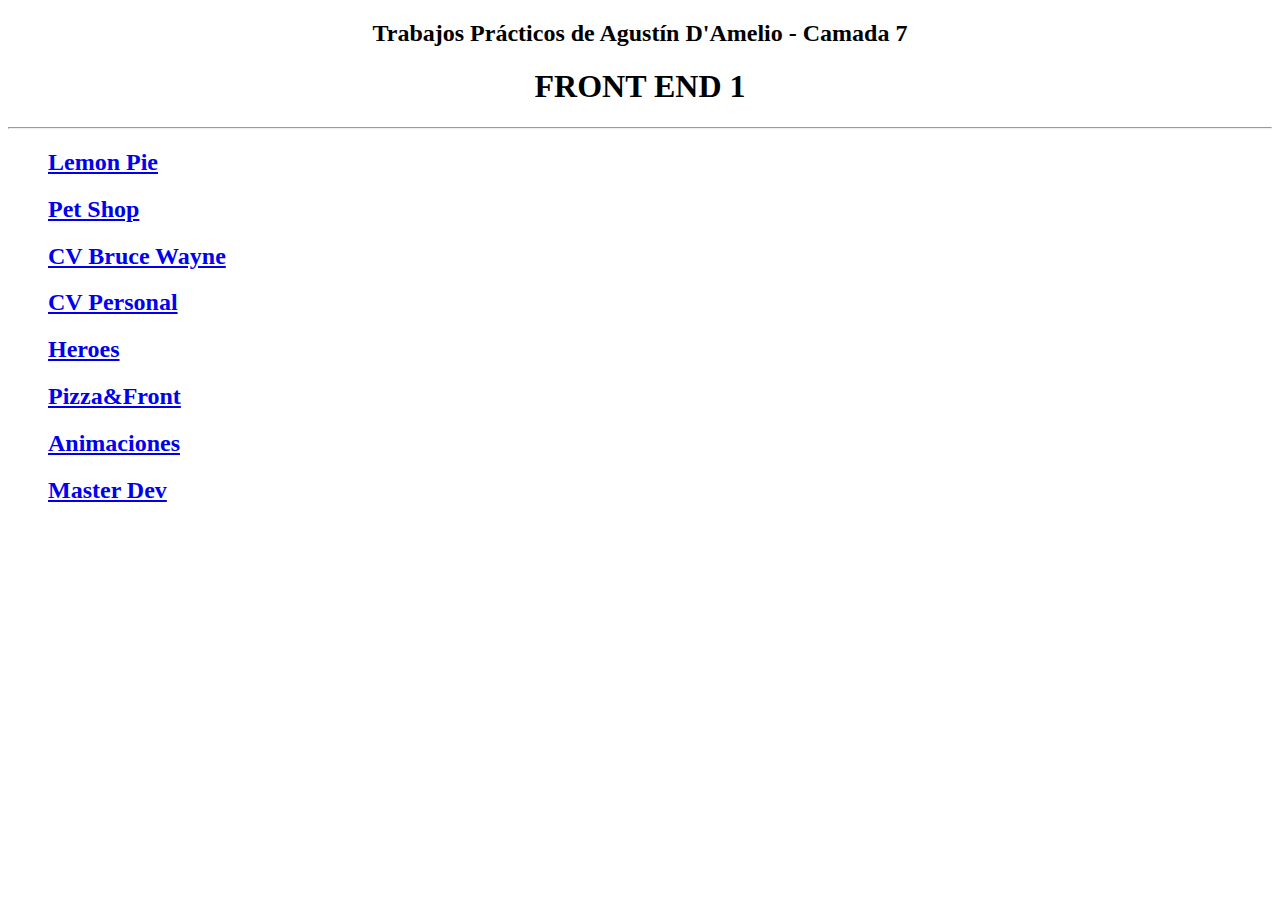
<file: index.html>
<!DOCTYPE html>
<html lang="en">
<head>
    <meta charset="UTF-8">
    <meta http-equiv="X-UA-Compatible" content="IE=edge">
    <meta name="viewport" content="width=device-width, initial-scale=1.0">
    <title>TP Front End 1</title>
</head>
<body>
    <h2 align="center">Trabajos Prácticos de Agustín D'Amelio - Camada 7</h2>
    <h1 align="center">FRONT END 1</h1>
    <hr>

    <dl>
        <dt>
            <dd><h2><a target="_blank" href="./LemonPie/index.html">Lemon Pie</a></h2></dd>
            <dd><h2><a target="_blank" href="./PetShop/Petshop.html">Pet Shop</a></h2></dd>
            <dd><h2><a target="_blank" href="./CV Bruce Wayne/index.html">CV Bruce Wayne</a></h2></dd>
            <dd><h2><a target="_blank" href="./CV Personal/index.html">CV Personal</a></h2></dd>
            <dd><h2><a target="_blank" href="./Heroes/index.html">Heroes</a></h2></dd>
            <dd><h2><a target="_blank" href="./Pizza/index.html">Pizza&Front</a></h2></dd>
            <dd><h2><a target="_blank" href="./Animaciones/index.html">Animaciones</a></h2></dd>
            <dd><h2><a target="_blank" href="./MasterDev/index.html">Master Dev</a></h2></dd>
        </dt>
    </dl>
</body>
</html>
</file>
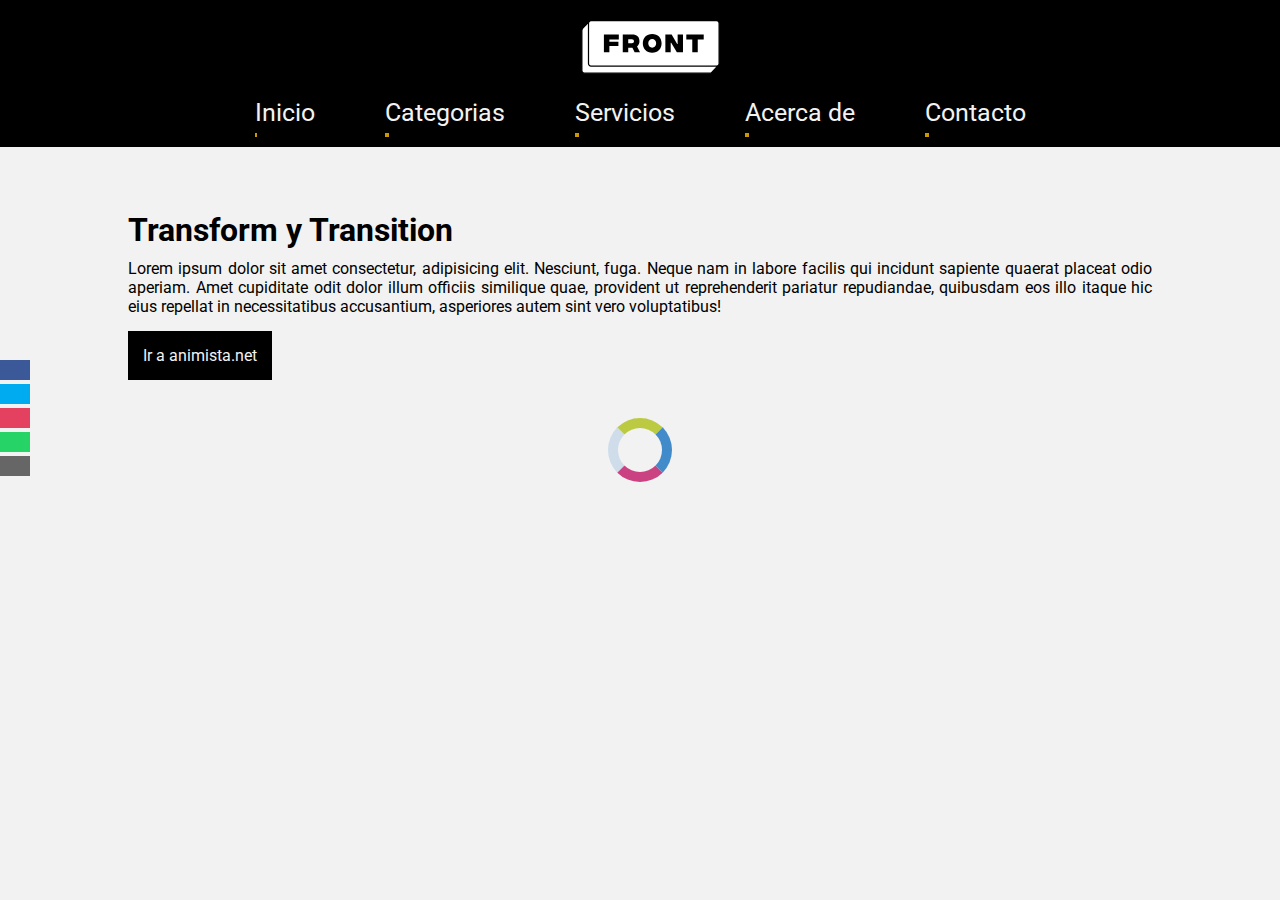
<file: Animaciones/index.html>
<!DOCTYPE html>
<html lang="es">
<head>
    <meta charset="UTF-8">
    <meta http-equiv="X-UA-Compatible" content="IE=edge">
    <meta name="viewport" content="width=device-width, initial-scale=1.0">
    <title>CSS avanzado</title>
    <link rel="stylesheet" href="https://use.fontawesome.com/releases/v5.15.3/css/all.css" integrity="sha384-SZXxX4whJ79/gErwcOYf+zWLeJdY/qpuqC4cAa9rOGUstPomtqpuNWT9wdPEn2fk" crossorigin="anonymous">
    <link rel="stylesheet" href="./css/style_base.css">

</head>
<body >
    <header>
        <img class="logo" src="img/logo.svg" alt="">
		<nav>
			<ul>
				<li><a href="#">Inicio</a></li>
				<li><a href="#">Categorias</a></li>
				<li><a href="#">Servicios</a></li>
				<li><a href="#">Acerca de</a></li>
				<li><a href="#">Contacto</a></li>
			</ul>
		</nav>
	</header>
    <aside class="social">
		<ul>
			<li><a href="#" target="_blank" class="icon-facebook"><i class="fab fa-facebook"></i></a></li>
			<li><a href="#" target="_blank" class="icon-twitter"><i class="fab fa-twitter"></i></a></li>
			<li><a href="#" target="_blank" class="icon-instagram"><i class="fas fa-camera"></i></a></li>
			<li><a href="#" target="_blank" class="icon-whatsapp"><i class="fas fa-comment"></i></a></li>
			<li><a href="mailto:lromiglia@digitalhouse.com" class="icon-mail"><i class="fas fa-envelope"></i></a></li>
		</ul>
    </aside>
    <section class="container ">
        <h1>Transform y Transition</h1>
        <p>Lorem ipsum dolor sit amet consectetur, adipisicing elit. Nesciunt, fuga. Neque nam in labore facilis qui incidunt sapiente quaerat placeat odio aperiam. Amet cupiditate odit dolor illum officiis similique quae, provident ut reprehenderit pariatur repudiandae, quibusdam eos illo itaque hic eius repellat in necessitatibus accusantium, asperiores autem sint vero voluptatibus!</p>
        <a href="https://animista.net/" target="_blank">Ir a animista.net</a>
        
    </section>
    <span class="spinner"></span>
</body>
</html>
</file>
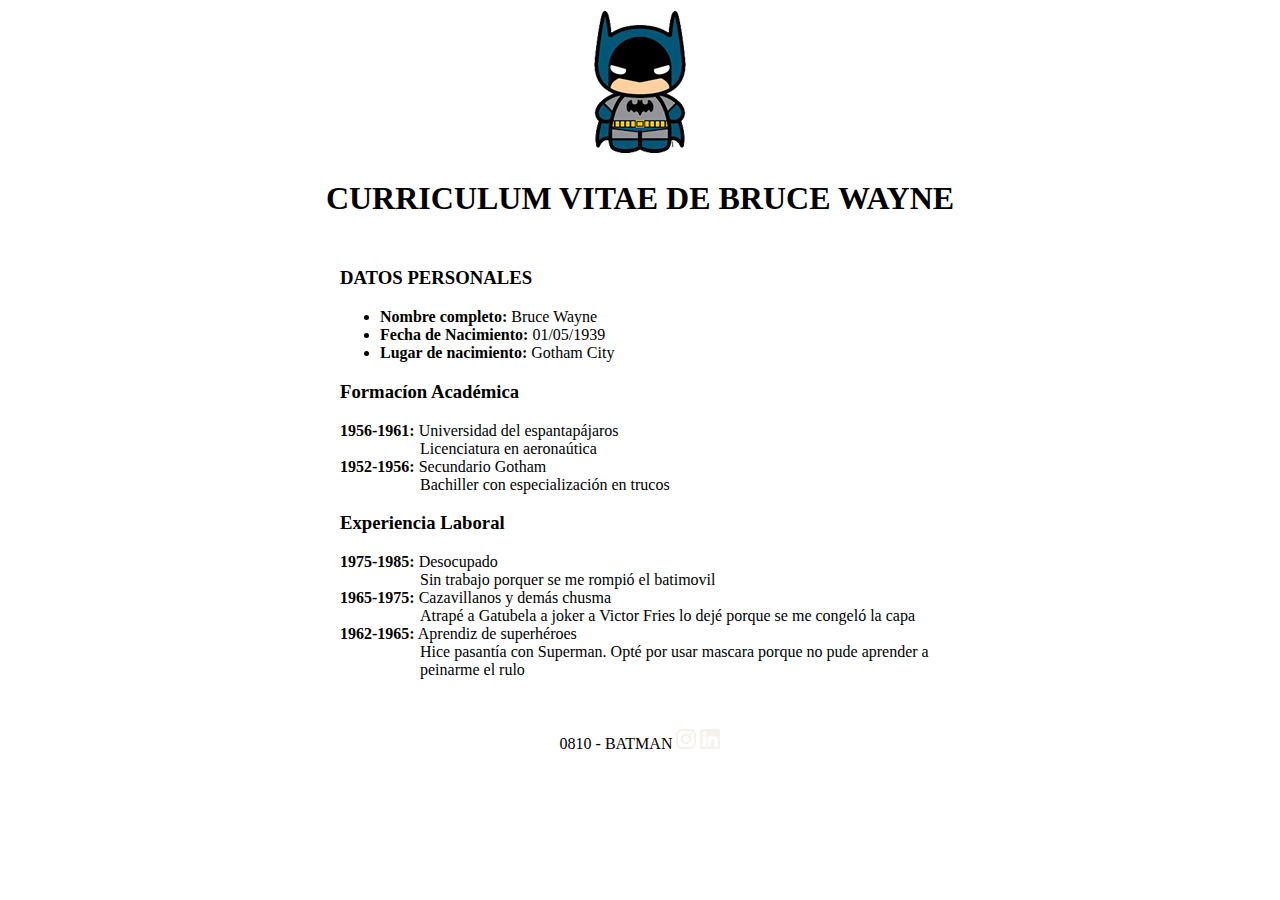
<file: CV Bruce Wayne/index.html>
<!DOCTYPE html>
<html lang="es">
<head>
    <meta charset="UTF-8">
    <meta http-equiv="X-UA-Compatible" content="IE=edge">
    <meta name="viewport" content="width=device-width, initial-scale=1.0">
    <title>CV Bruce Wayne</title>
    <link rel="stylesheet" href="./css/style.css">
</head>
<body>
    <header>
        <img class="dibujo batman" src="./img/logo batman.png" alt="Batman Dibujo">
        <h1>CURRICULUM VITAE DE BRUCE WAYNE</h1>
    </header>
    <main>
        <section id="datos personales">
            <h3>DATOS PERSONALES</h3>
            <ul>
                <li><b>Nombre completo:</b> Bruce Wayne</li>
                <li><b>Fecha de Nacimiento:</b> 01/05/1939</li>
                <li><b>Lugar de nacimiento:</b> Gotham City</li>
            </ul>
        </section>
        <section id="formacion academica">
            <h3>Formacíon Académica</h3>
            <dl>
                <dt><b>1956-1961:</b> Universidad del espantapájaros</dt>
                    <dd>Licenciatura en aeronaútica</dd>
                <dt><b>1952-1956:</b> Secundario Gotham</dt>
                    <dd>Bachiller con especialización en trucos</dd>
            </dl>
        </section>
        <section id="experiencia laboral">
            <h3>Experiencia Laboral</h3>
            <dl>
                <dt><b>1975-1985:</b> Desocupado</dt>
                    <dd>Sin trabajo porquer se me rompió el batimovil</dd>
                <dt><b>1965-1975:</b> Cazavillanos y demás chusma</dt>
                    <dd>Atrapé a Gatubela a joker a Victor Fries lo dejé porque se me congeló la capa</dd>
                <dt><b>1962-1965:</b> Aprendiz de superhéroes</dt>
                    <dd>Hice pasantía con Superman. Opté por usar mascara porque no pude aprender a peinarme el rulo</dd>
            </dl>
        </section>
    </main>
    <footer>
        <p>0810 - BATMAN 
            <a href="https://www.instagram.com/batman/"><img src="./img/ico_instagram.png" alt="logo instagram"></a> 
            <a href="https://www.linkedin.com/in/bruce-wayne-52996558/"><img src="./img/ico_linkedin.png" alt="logo Linkedin"></a></p>
    </footer>
</body>
</html>
</file>
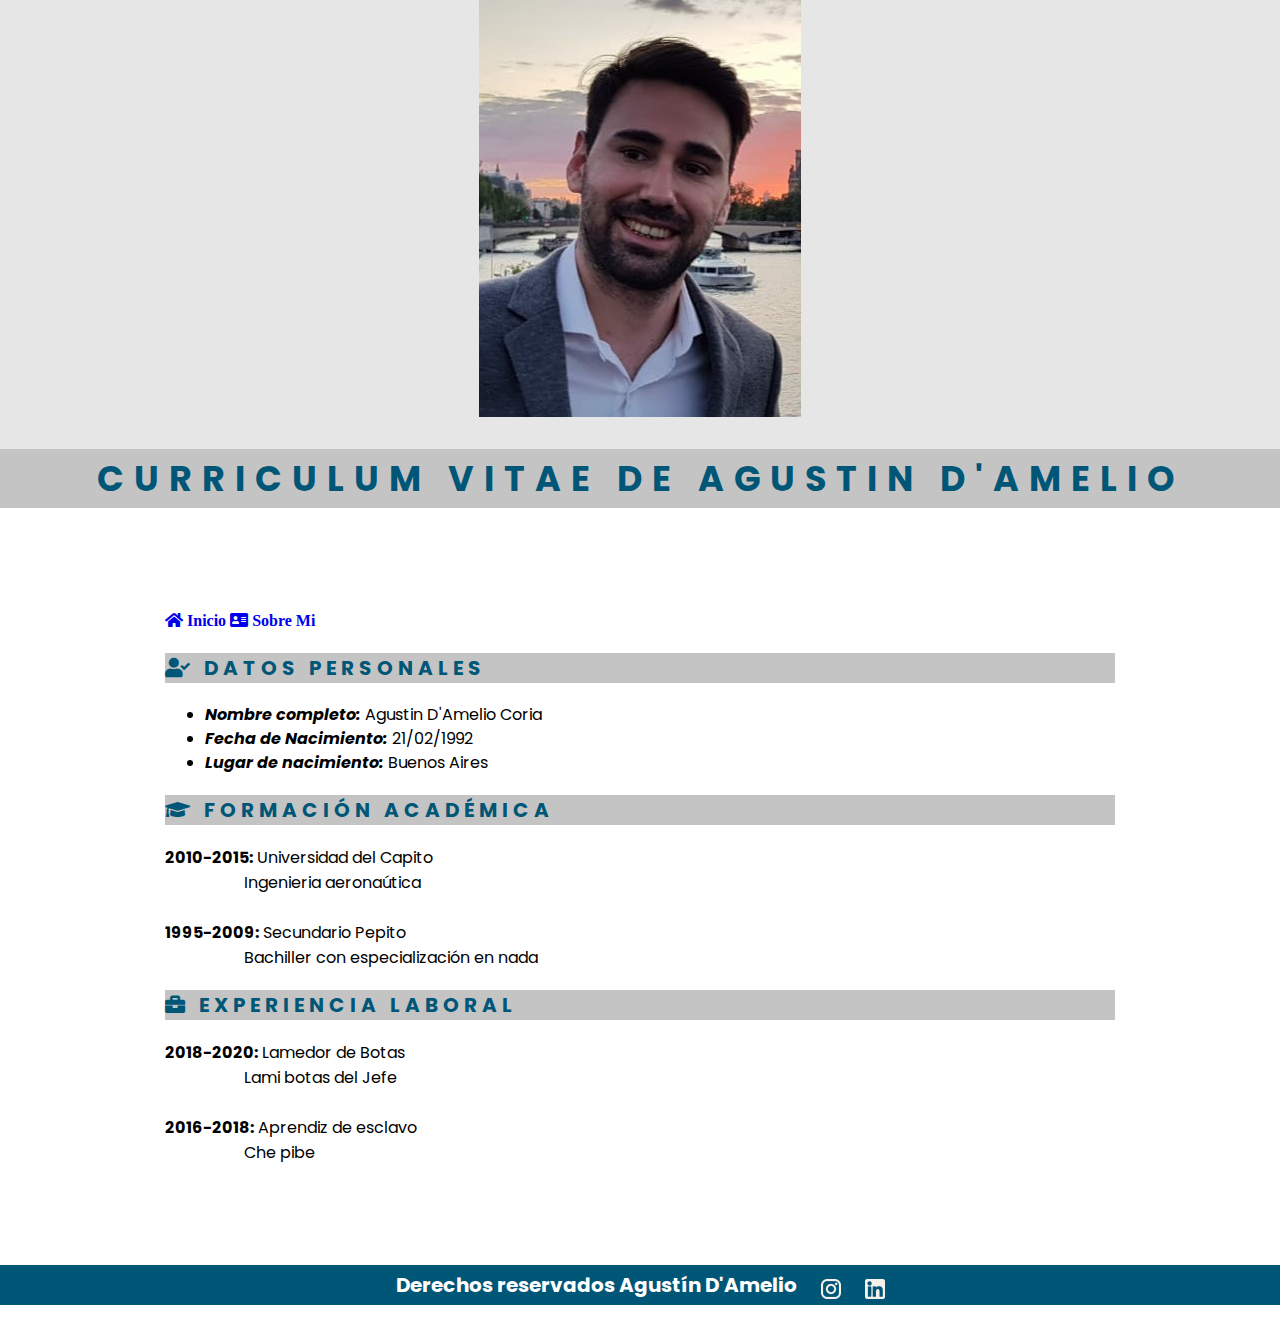
<file: CV Personal/index.html>
<!DOCTYPE html>
<html lang="es">

<head>
    <meta charset="UTF-8">
    <meta http-equiv="X-UA-Compatible" content="IE=edge">
    <meta name="viewport" content="width=device-width, initial-scale=1.0">
    <link rel="stylesheet" href="./css/style.css">
    <link rel="stylesheet" href="https://cdnjs.cloudflare.com/ajax/libs/font-awesome/5.15.3/css/all.min.css">
    <title>CV Personal</title>
</head>

<body>
    <header>
        <img src="./img/foto personal.jpeg" alt="Foto Personal">
        <h1>CURRICULUM VITAE DE AGUSTIN D'AMELIO</h1>
    </header>
    <main>
        <nav>
            <a href="./index.html"><i class="fas fa-home"> Inicio</i></a>
            <a href="./sobremi.html"><i class="fas fa-address-card"> Sobre Mi</i></a>
        </nav>
        <section class="datos-personales">
            <h3><i class="fas fa-user-check"></i> Datos Personales</h3>
            <ul>
                <li><span class="lista">Nombre completo:</span> Agustin D'Amelio Coria</li>
                <li><span class="lista">Fecha de Nacimiento:</span> 21/02/1992</li>
                <li><span class="lista">Lugar de nacimiento:</span> Buenos Aires</li>
            </ul>
        </section>
        <section class="formacion-academica">
            <h3><i class="fas fa-graduation-cap"></i> Formación Académica</h3>
            <dl>
                <dt><span class="lista">2010-2015:</span> Universidad del Capito</dt>
                <dd>Ingenieria aeronaútica</dd>
                <br>
                <dt><span class="lista">1995-2009:</span> Secundario Pepito</dt>
                <dd>Bachiller con especialización en nada</dd>
            </dl>
        </section>
        <section class="experiencia-laboral">
            <h3><i class="fas fa-briefcase"></i> Experiencia Laboral</h3>
            <dl>
                <dt><span class="lista">2018-2020:</span> Lamedor de Botas</dt>
                <dd>Lami botas del Jefe</dd>
                <br>
                <dt><span class="lista">2016-2018:</span> Aprendiz de esclavo</dt>
                <dd>Che pibe</dd>
            </dl>
        </section>
    </main>
    <footer>
        <p>Derechos reservados Agustín D'Amelio
            <a href="https://www.instagram.com/agusdamelioc/" target="_blanck"><img src="./img/ico_instagram.png"
                    alt="logo instagram"></a>
            <a href="https://www.linkedin.com/in/bruce-wayne-52996558/" target="_blanck"><img
                    src="./img/ico_linkedin.png" alt="logo Linkedin"></a>
        </p>
    </footer>
</body>

</html>
</file>
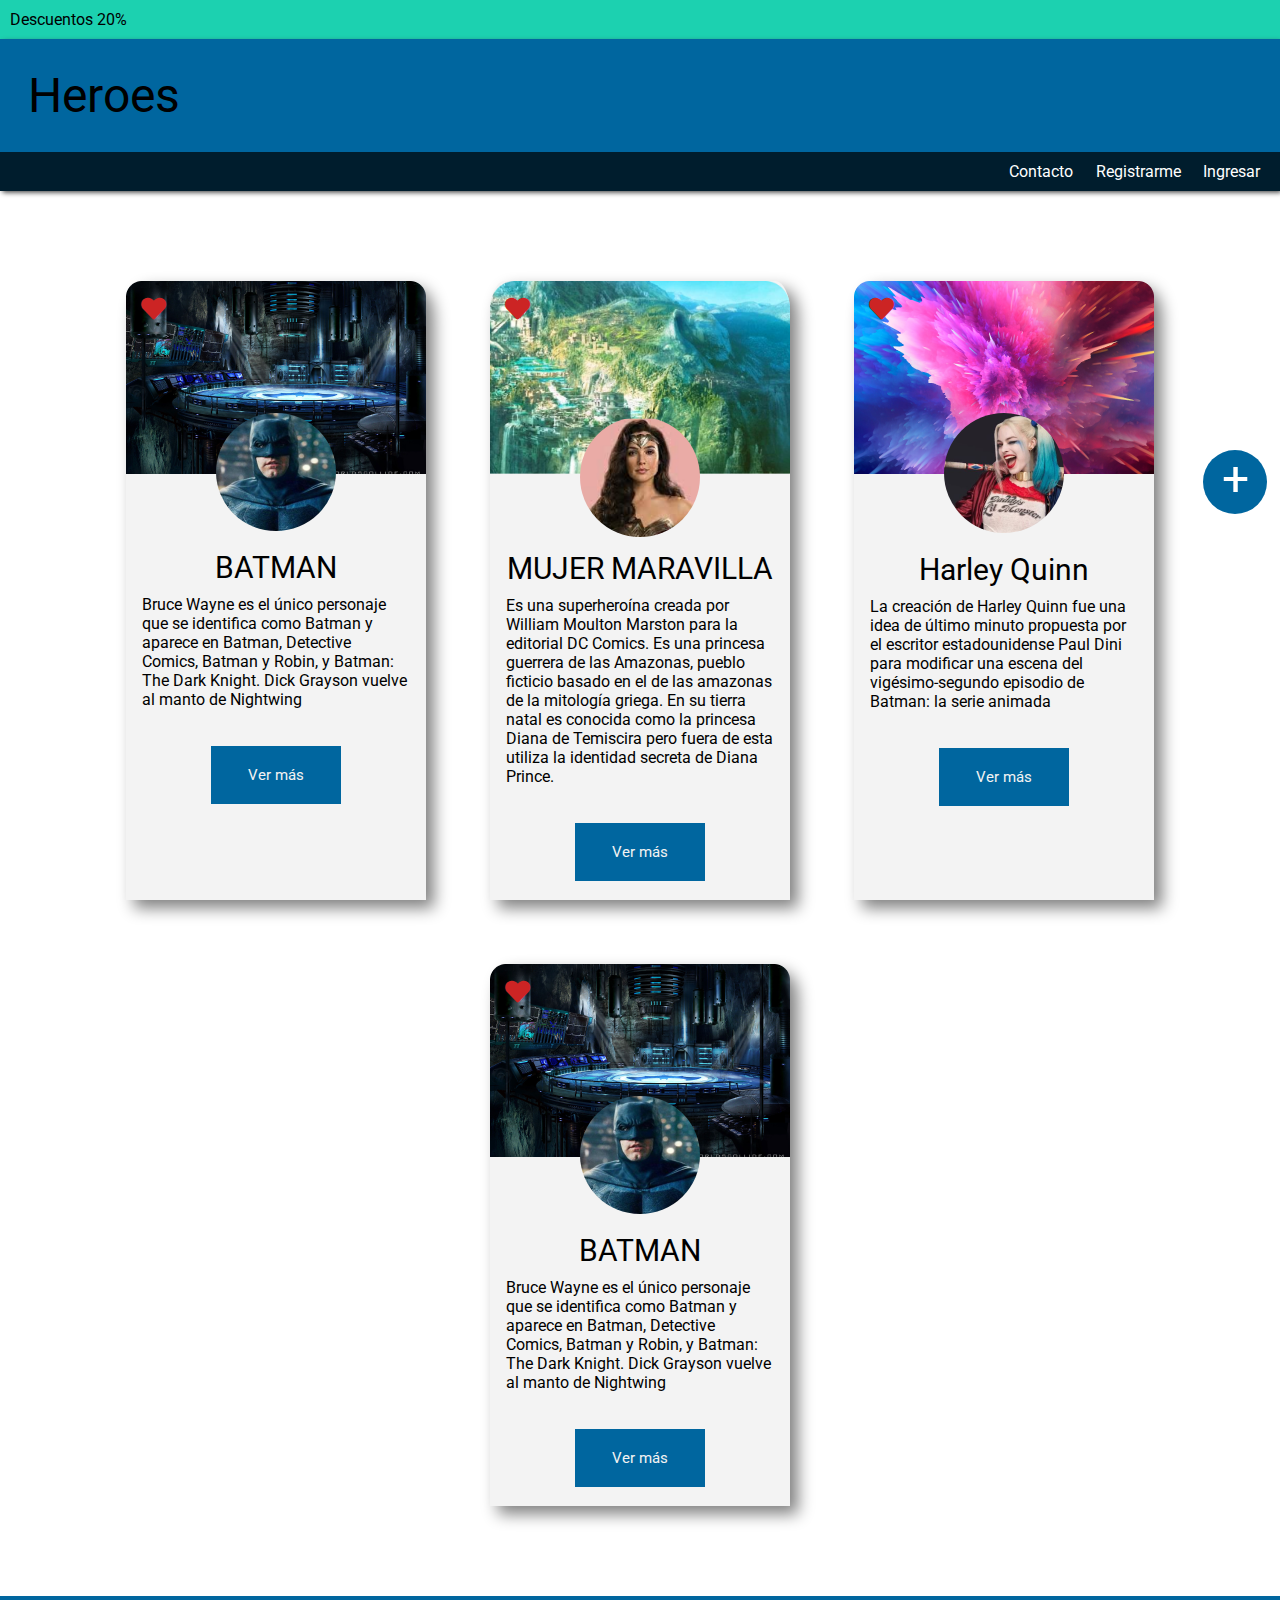
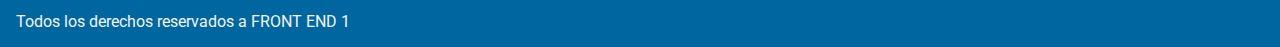
<file: Heroes/index.html>
<!DOCTYPE html>
<html lang="es">

<head>
    <meta charset="UTF-8">
    <meta http-equiv="X-UA-Compatible" content="IE=edge">
    <meta name="viewport" content="width=device-width, initial-scale=1.0">
    <link rel="stylesheet" href="https://cdnjs.cloudflare.com/ajax/libs/font-awesome/5.15.3/css/all.min.css">
    <link rel="stylesheet" href="./css/style.css">
    <title>Heroes</title>
</head>

<body>
    <section class="bar-discount">
        <h2>Descuentos 20%</h2>
    </section>
    <div class="banner">
        <h1>Heroes</h1>
        <nav>
            <ul type="none">
                <li><a href="./contacto.html">Contacto</a></li>
                <li><a href="./registro.html">Registrarme</a></li>
                <li><a href="./login.html">Ingresar</a></li>
            </ul>
        </nav>
    </div>
    <main>
        <section class="batman1">
            <i class="fas fa-heart"></i>
            <img src="./img/batmansection1.png" alt="batmansection1">
            <img class="perfil-batman" src="./img/batman1.png" alt="batman1">
            <section class="texto-batman1">
                <h2>BATMAN</h2>
                <p>Bruce Wayne es el único personaje que se identifica como Batman y aparece en Batman, Detective
                    Comics,
                    Batman y Robin, y Batman: The Dark Knight. Dick Grayson vuelve al manto de Nightwing
                </p>
                <h3>Ver más</h3>
            </section>
        </section>
        <section class="mujer-maravilla">
            <i class="fas fa-heart"></i>
            <div>
                <img src="./img/mujer-maravilla-fondo.png" alt="fondo mundo mujer maravilla">
            </div>
            <img class="perfil-mujer-maravilla" src="./img/mujer-maravilla-perfil.png" alt="mujer-maravilla-perfil">
            <section class="texto-mujer-maravilla">
                <h2>MUJER MARAVILLA</h2>
                <p>Es una superheroína creada por William Moulton Marston para la editorial DC Comics. Es una princesa
                    guerrera de las Amazonas, pueblo ficticio basado en el de las amazonas de la mitología griega. En su
                    tierra natal es conocida como la princesa Diana de Temiscira pero fuera de esta utiliza la identidad
                    secreta de Diana Prince.
                </p>
                <h3>Ver más</h3>
            </section>
        </section>
        <section class="harley-quinn">
            <i class="fas fa-heart"></i>
            <img src="./img/harleyquinn.png" alt="fondoharleyquinn">
            <img class="perfil-harley" src="./img/harleyquinnperfil.png" alt="harleyquinnperfil">
            <section class="texto-harley">
                <h2>Harley Quinn</h2>
                <p>La creación de Harley Quinn fue una idea de último minuto propuesta por el escritor estadounidense
                    Paul
                    Dini para modificar una escena del vigésimo-segundo episodio de Batman: la serie animada
                </p>
                <h3>Ver más</h3>
            </section>
        </section>
        <section class="batman2">
            <i class="fas fa-heart"></i>
            <img src="./img/batmansection1.png" alt="batmansection1">
            <img class="perfil-batman" src="./img/batman1.png" alt="batman1">
            <section class="texto-batman2">
                <h2>BATMAN</h2>
                <p>Bruce Wayne es el único personaje que se identifica como Batman y aparece en Batman, Detective
                    Comics,
                    Batman y Robin, y Batman: The Dark Knight. Dick Grayson vuelve al manto de Nightwing
                </p>
                <h3>Ver más</h3>
            </section>
        </section>
    </main>
    <footer>
        <h3>Todos los derechos reservados a FRONT END 1</h3>
    </footer>
    <a class="add-new" href="">+</a>
</body>

</html>
</file>
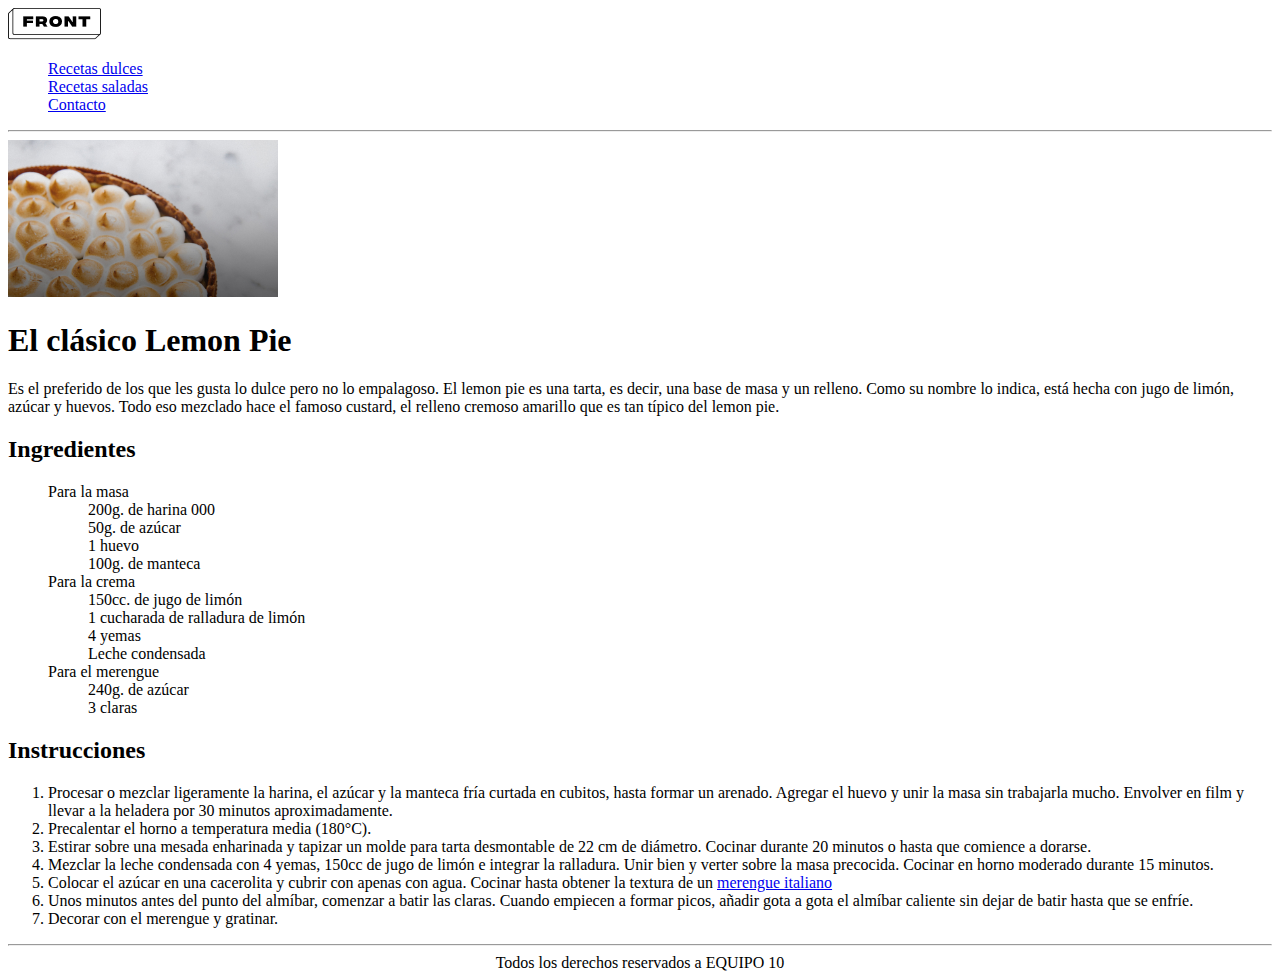
<file: LemonPie/index.html>
<!DOCTYPE html>
<html lang="eso">
  <head>
    <meta charset="UTF-8" />
    <meta http-equiv="X-UA-Compatible" content="IE=edge" />
    <meta name="viewport" content="width=device-width, initial-scale=1.0" />
    <title>Document</title>
  </head>
  <body>
    <header>
      <img src="./img/group.png" alt="Logo Front" />
      <nav>
        <ul type="none">
          <li><a href="#recetasdulces"> Recetas dulces</a></li>
          <li><a href="#recetassaladas"> Recetas saladas</a></li>
          <li><a href="#contacto"> Contacto</a></li>
        </ul>
      </nav>
      <hr />
    </header>
    <main>
      <img src="./img/lemon-pie 2.jpg" alt="Imagen Lemon Pie" width="270" />
      <h1>El clásico Lemon Pie</h1>
      <p>
        Es el preferido de los que les gusta lo dulce pero no lo empalagoso. El
        lemon pie es una tarta, es decir, una base de masa y un relleno. Como su
        nombre lo indica, está hecha con jugo de limón, azúcar y huevos. Todo
        eso mezclado hace el famoso custard, el relleno cremoso amarillo que es
        tan típico del lemon pie.
      </p>
      <section id="Ingredientes">
        <h2>Ingredientes</h2>
        <ul type="none">
          <li>Para la masa</li>
          <ul type="none">
            <li>200g. de harina 000</li>
            <li>50g. de azúcar</li>
            <li>1 huevo</li>
            <li>100g. de manteca</li>
          </ul>
          <li>Para la crema</li>
          <ul type="none">
            <li>150cc. de jugo de limón</li>
            <li>1 cucharada de ralladura de limón</li>
            <li>4 yemas</li>
            <li>Leche condensada</li>
          </ul>
          <li>Para el merengue</li>
          <ul type="none">
            <li>240g. de azúcar</li>
            <li>3 claras</li>
          </ul>
        </ul>
      </section>
      <section id="Instrucciones">
        <h2>Instrucciones</h2>
        <ol>
          <li>
            Procesar o mezclar ligeramente la harina, el azúcar y la manteca
            fría curtada en cubitos, hasta formar un arenado. Agregar el huevo y
            unir la masa sin trabajarla mucho. Envolver en film y llevar a la
            heladera por 30 minutos aproximadamente.
          </li>
          <li>Precalentar el horno a temperatura media (180°C).</li>
          <li>
            Estirar sobre una mesada enharinada y tapizar un molde para tarta
            desmontable de 22 cm de diámetro. Cocinar durante 20 minutos o hasta
            que comience a dorarse.
          </li>
          <li>
            Mezclar la leche condensada con 4 yemas, 150cc de jugo de limón e
            integrar la ralladura. Unir bien y verter sobre la masa precocida.
            Cocinar en horno moderado durante 15 minutos.
          </li>
          <li>
            Colocar el azúcar en una cacerolita y cubrir con apenas con agua.
            Cocinar hasta obtener la textura de un
            <a href="#merengue">merengue italiano</a>
          </li>
          <li>
            Unos minutos antes del punto del almíbar, comenzar a batir las
            claras. Cuando empiecen a formar picos, añadir gota a gota el
            almíbar caliente sin dejar de batir hasta que se enfríe.
          </li>
          <li>Decorar con el merengue y gratinar.</li>
        </ol>
      </section>
    </main>
    <hr />
    <footer align="center">Todos los derechos reservados a EQUIPO 10</footer>
  </body>
</html>
</file>
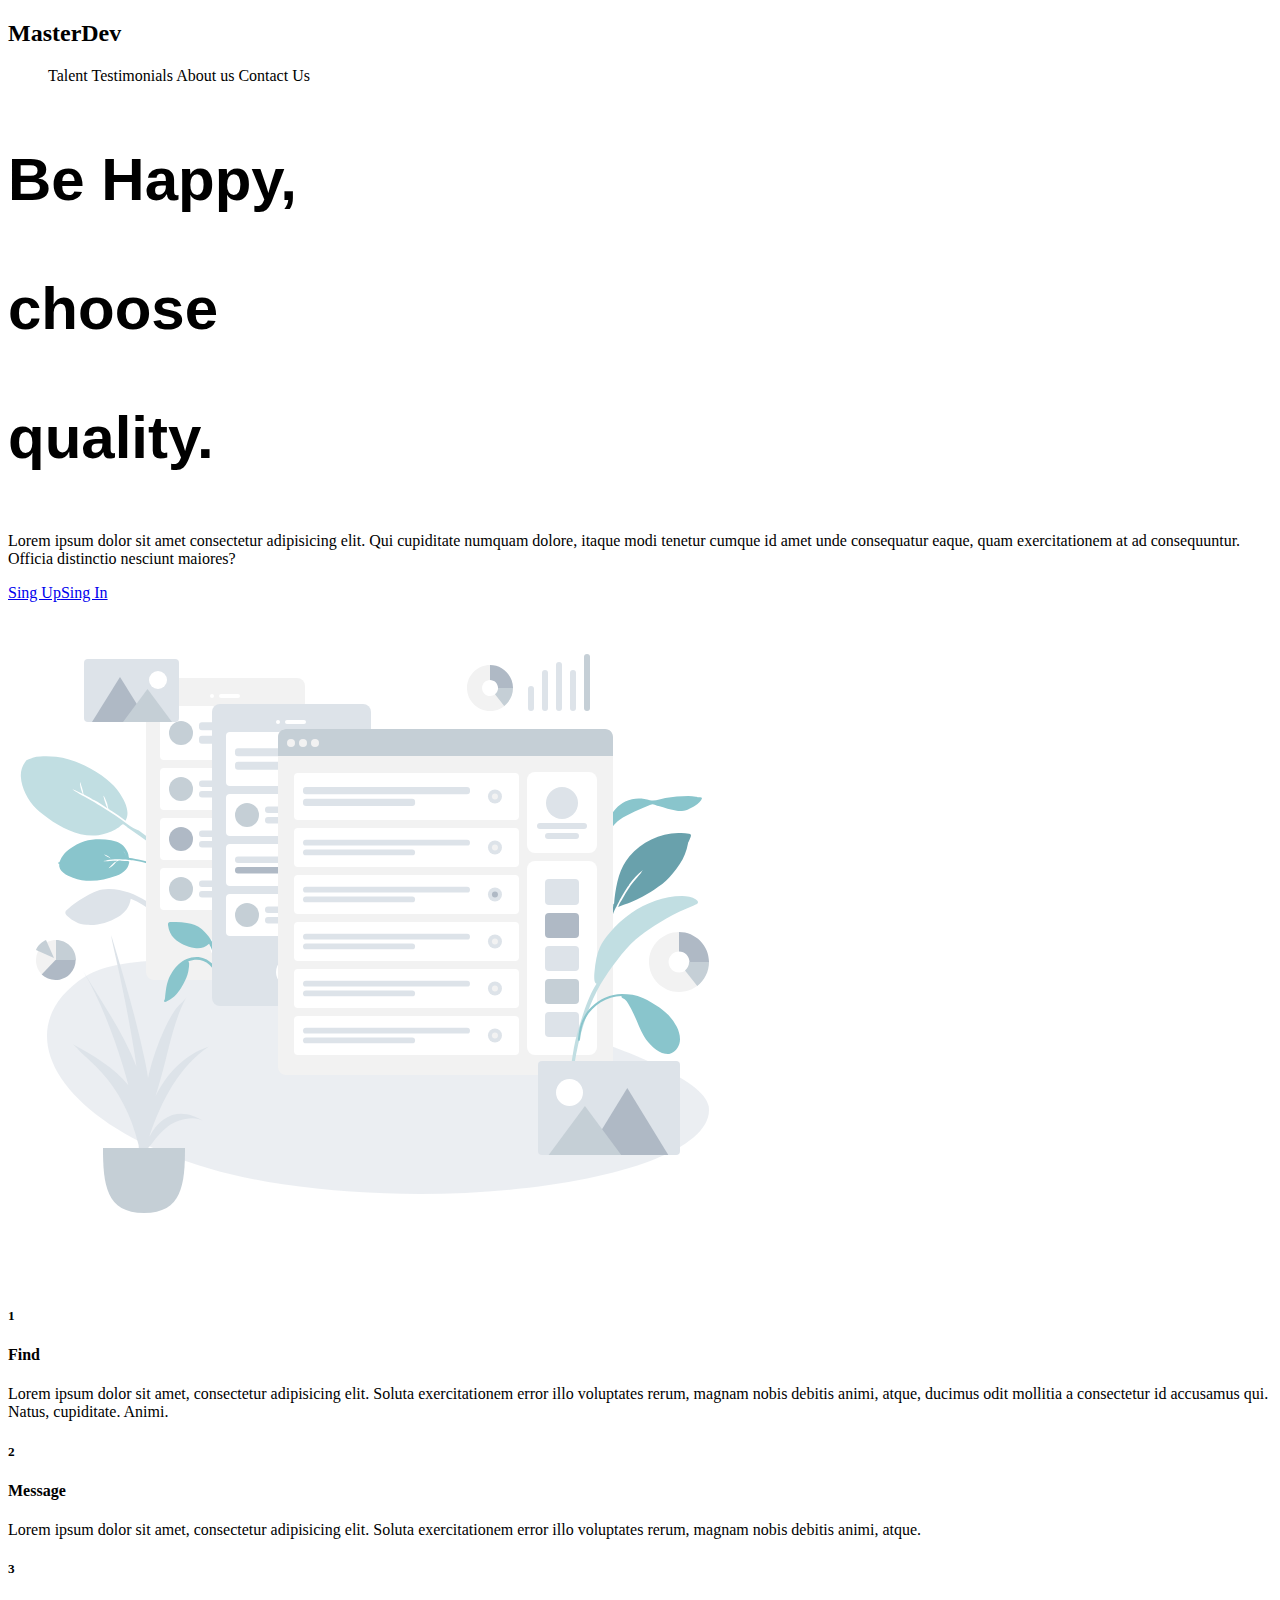
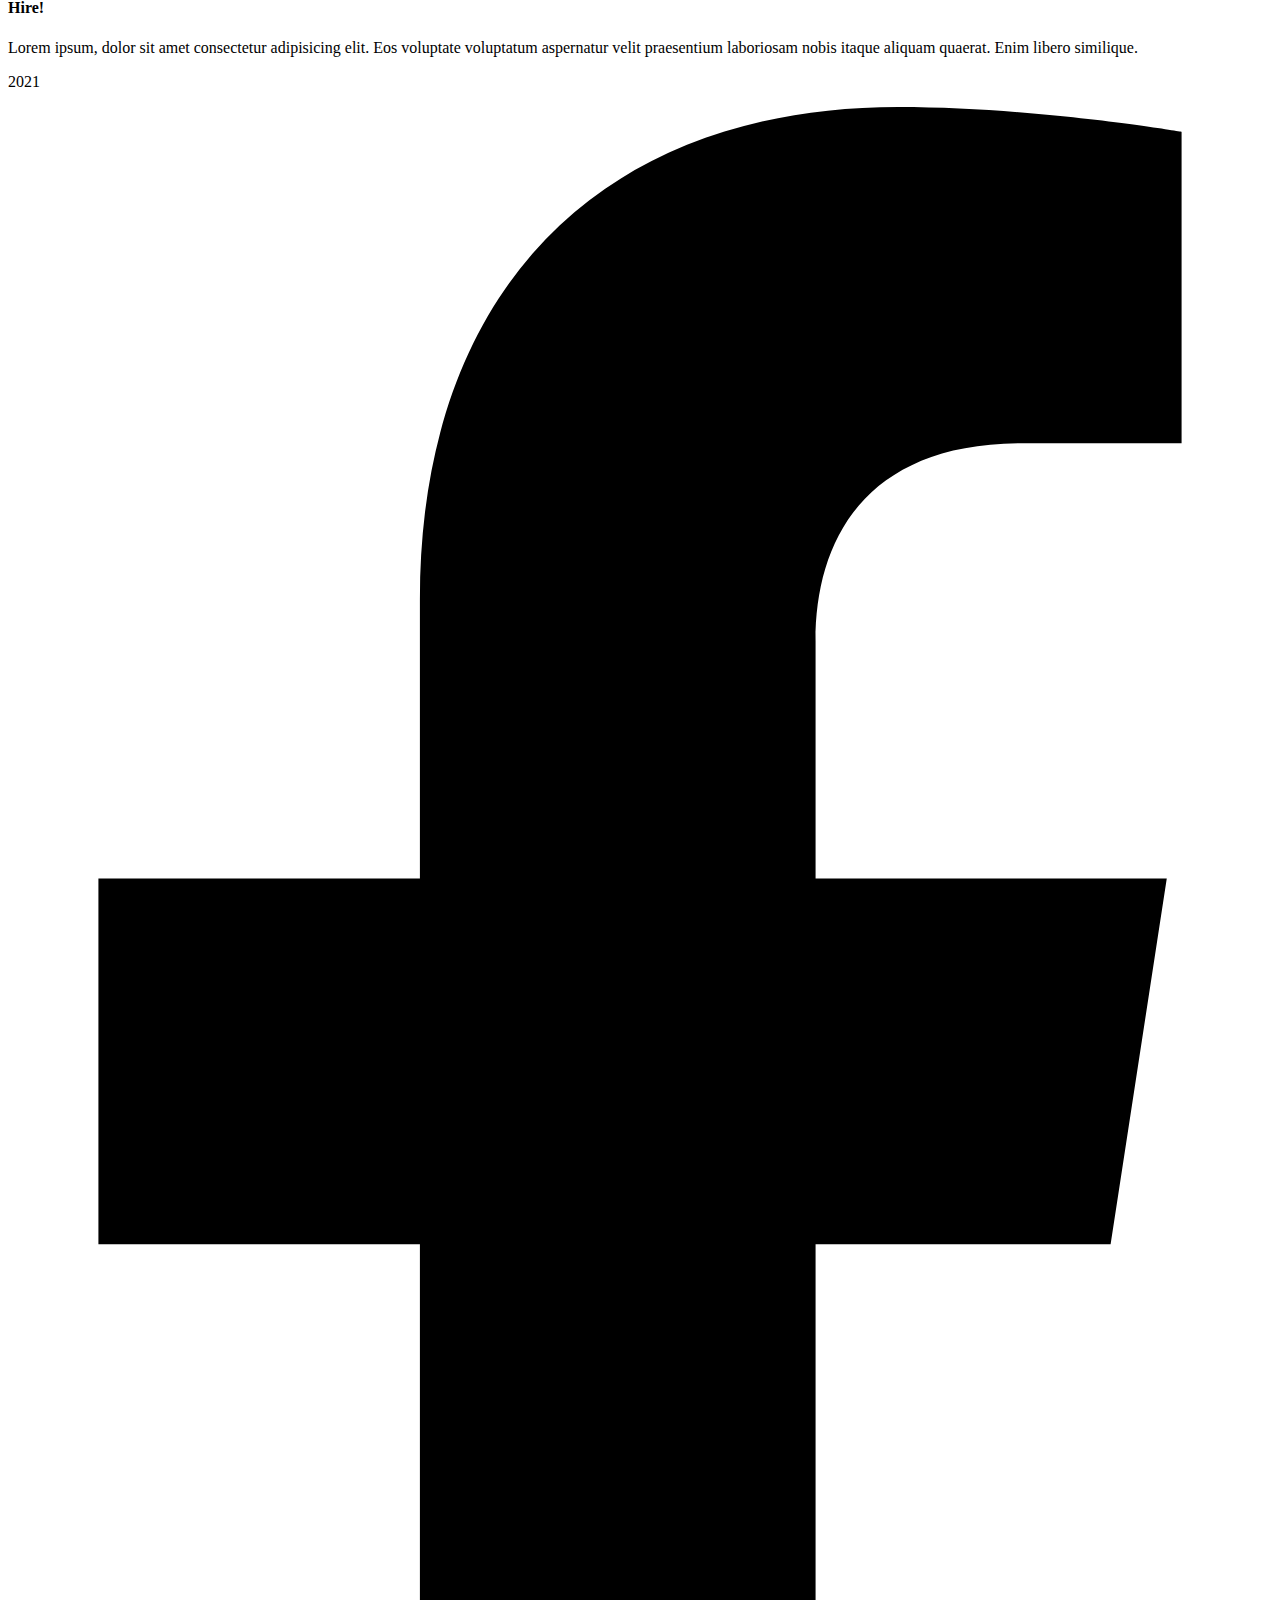
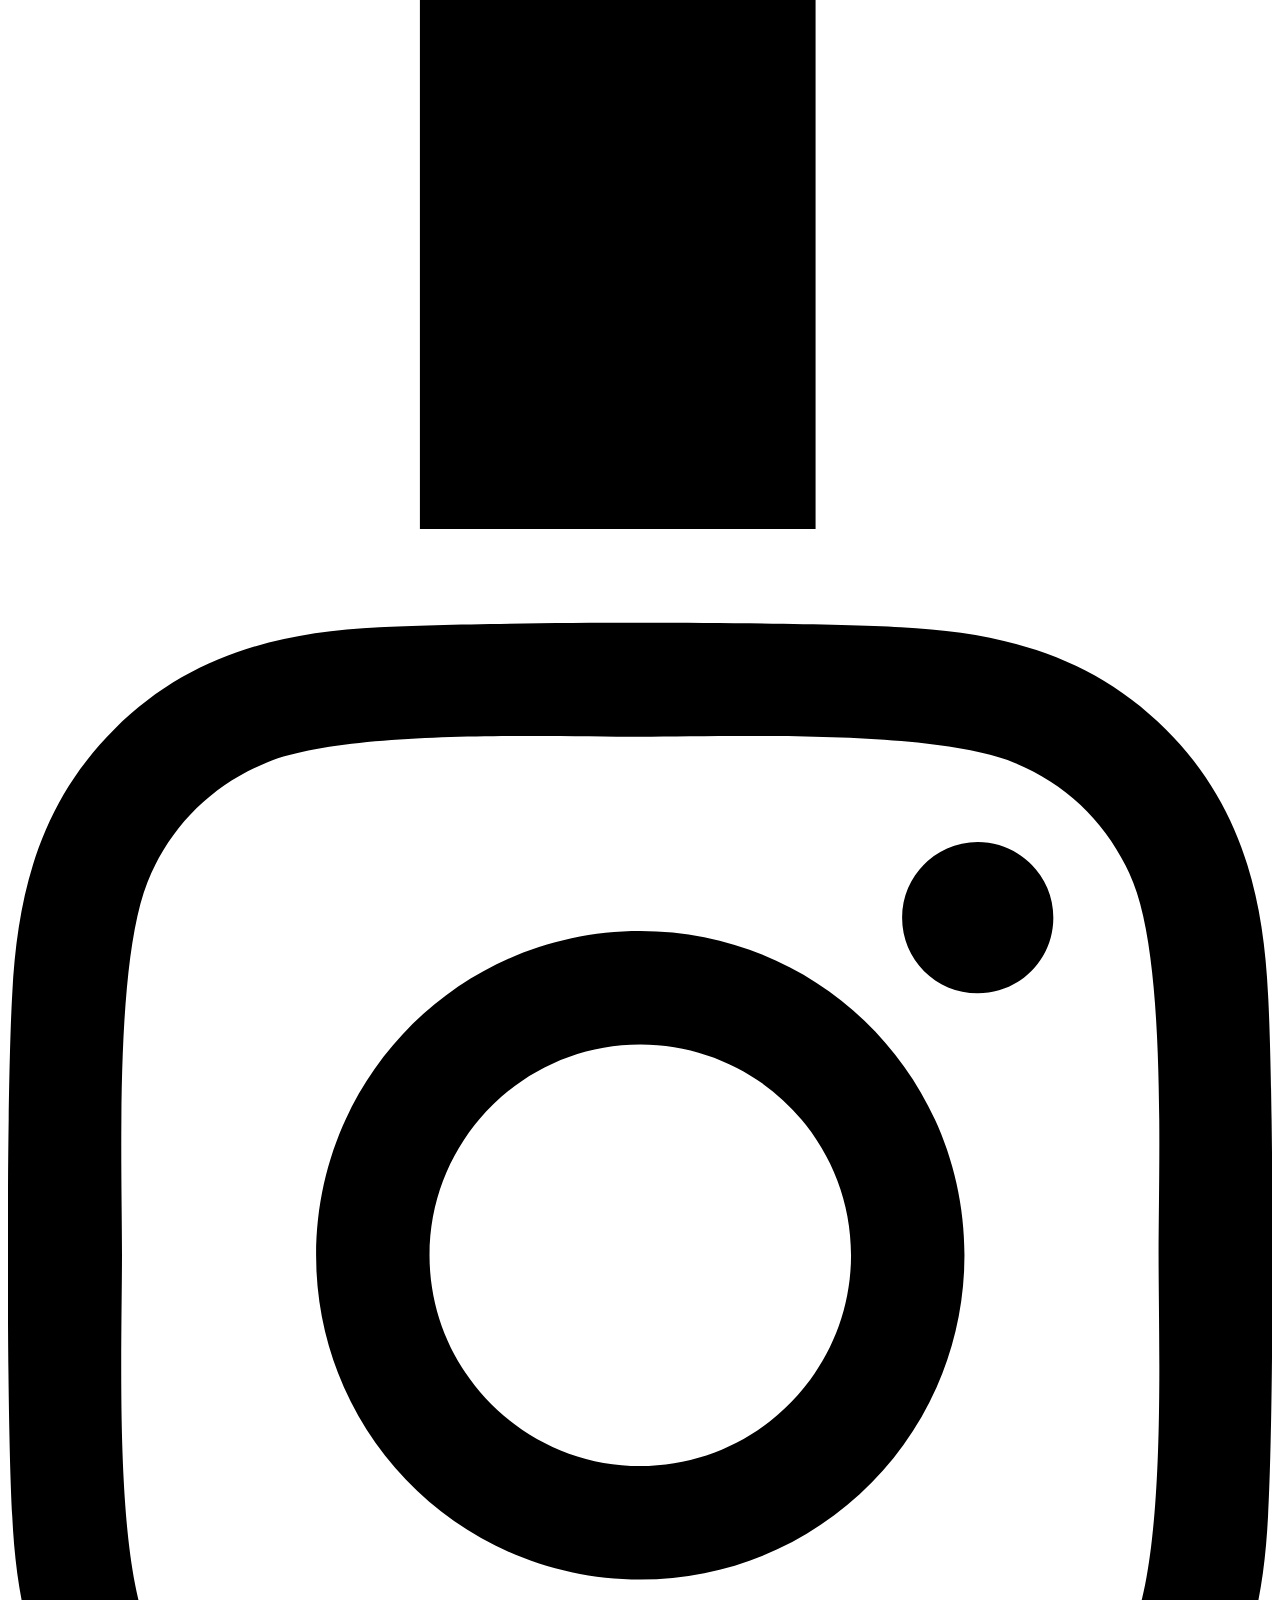
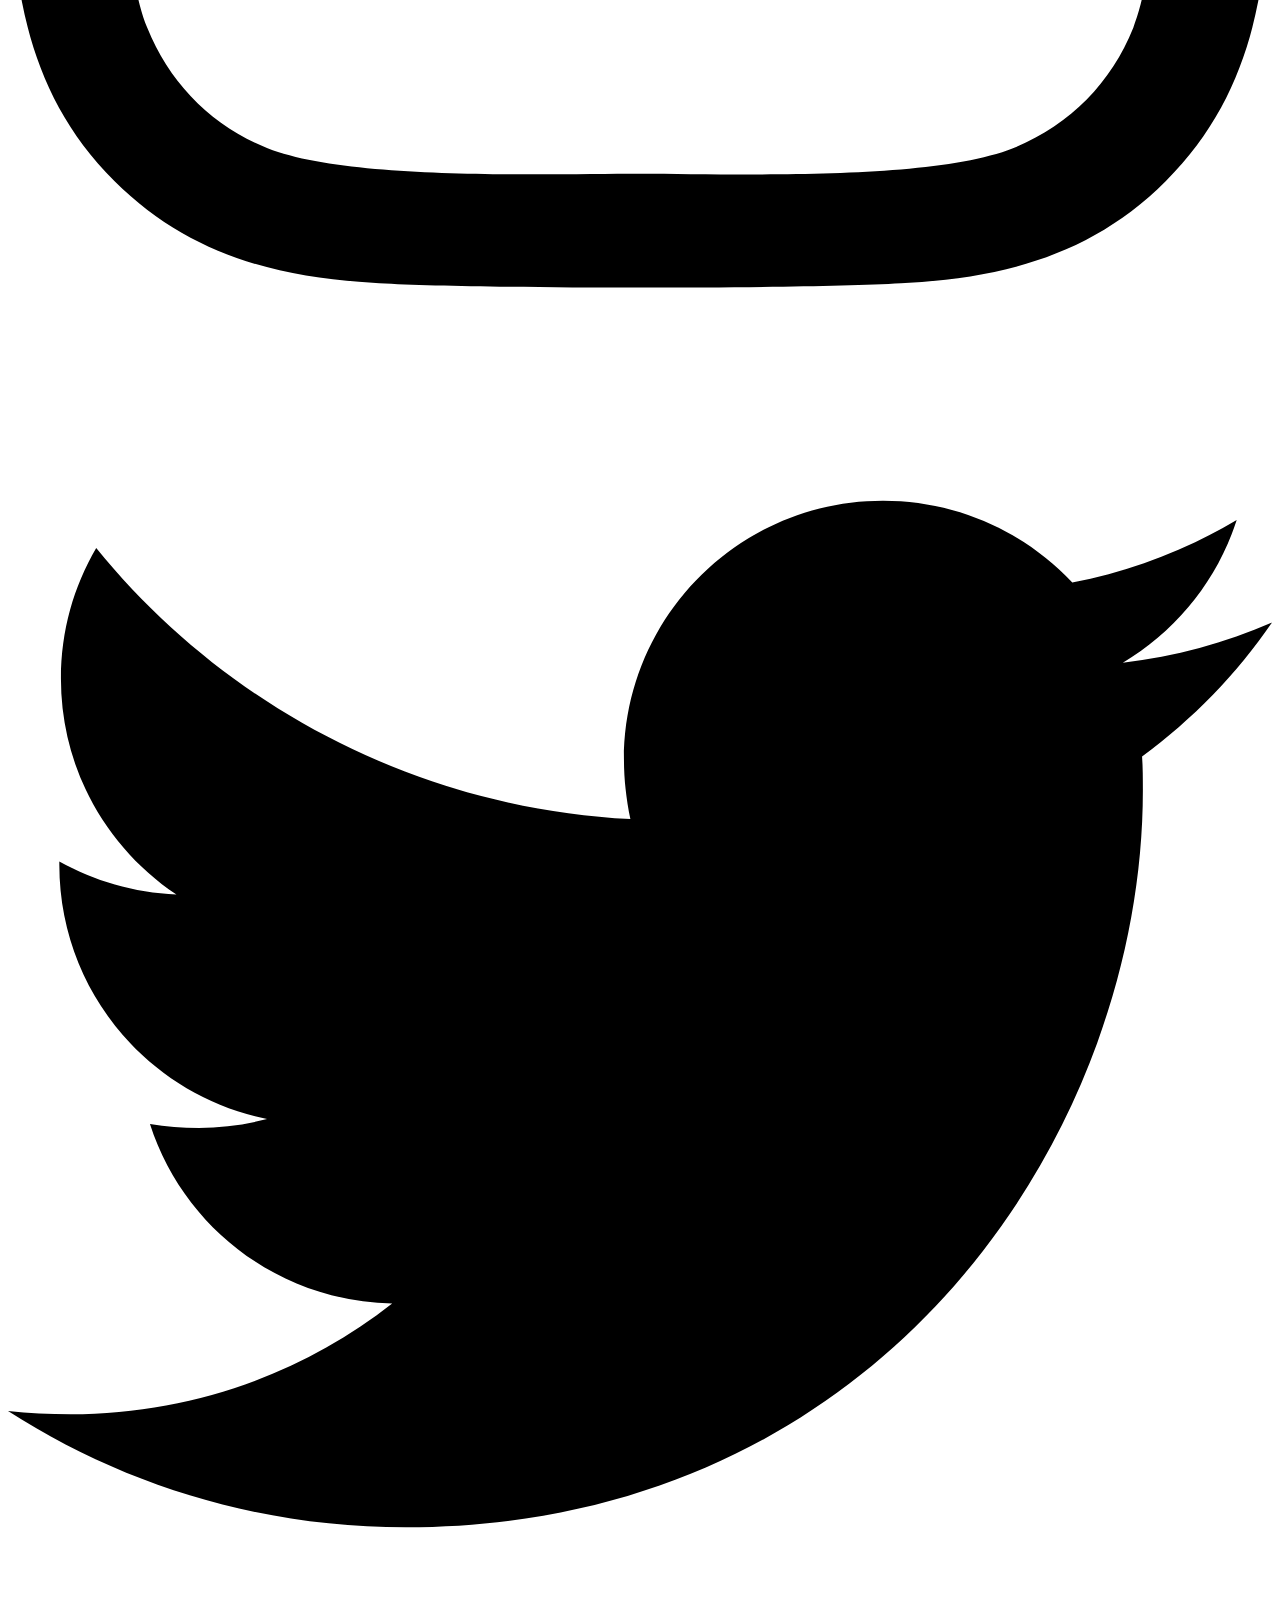
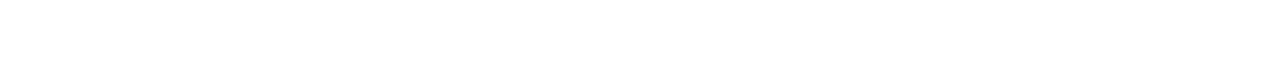
<file: MasterDev/index.html>
<!DOCTYPE html>
<html lang="en">

<head>
    <meta charset="UTF-8">
    <meta http-equiv="X-UA-Compatible" content="IE=edge">
    <meta name="viewport" content="width=device-width, initial-scale=1.0">
    <title>Master Dev</title>
    <link rel="stylesheet" href="./css/style.css">
</head>

<body>
    <header>
        <h2>MasterDev</h2>
        <nav>
            <ul>
                <il>Talent</il>
                <il>Testimonials</il>
                <il>About us</il>
                <il>Contact Us</il>
            </ul>
        </nav>
    </header>
    <main>
        <section class="banner">
            <div class="banner-text">
                <h3>Be Happy,</h3>
                <h3>choose</h3>
                <h3>quality.</h3>
                <p>
                    Lorem ipsum dolor sit amet consectetur adipisicing elit. Qui cupiditate numquam dolore, itaque modi
                    tenetur cumque id amet unde consequatur eaque, quam exercitationem at ad consequuntur. Officia
                    distinctio nesciunt maiores?
                </p>
                <div>
                    <a href="#" class="sign-up">Sing Up</a><a href="#" class="sing-in">Sing In</a>
                </div>
            </div>
            <div class="banner-image"><img src="./img/wireframe.svg" alt="wireframe"></div>
        </section>
        <section class="articles">
            <article class="1">
                <h5>1</h5>
                <h4>Find</h4>
                <p>Lorem ipsum dolor sit amet, consectetur adipisicing elit. Soluta exercitationem error illo voluptates
                    rerum, magnam nobis debitis animi, atque, ducimus odit mollitia a consectetur id accusamus qui.
                    Natus, cupiditate. Animi.</p>
            </article>
            <article class="2">
                <h5>2</h5>
                <h4>Message</h4>
                <p>Lorem ipsum dolor sit amet, consectetur adipisicing elit. Soluta exercitationem error illo voluptates
                    rerum, magnam nobis debitis animi, atque.</p>
            </article>
            <article class="3">
                <h5>3</h5>
                <h4>Hire!</h4>
                <p>Lorem ipsum, dolor sit amet consectetur adipisicing elit. Eos voluptate voluptatum aspernatur velit
                    praesentium laboriosam nobis itaque aliquam quaerat. Enim libero similique.</p>
            </article>
        </section>
    </main>
    <footer>
        <div>
            <p>2021</p>
        </div>
        <a href="#"><img src="./img/facebook.svg" alt="facebook"></a>
        <a href="#"><img src="./img/instagram.svg" alt="instagram"></a>
        <a href="#"><img src="./img/twitter.svg" alt="twitter"></a>
    </footer>
</body>

</html>
</file>
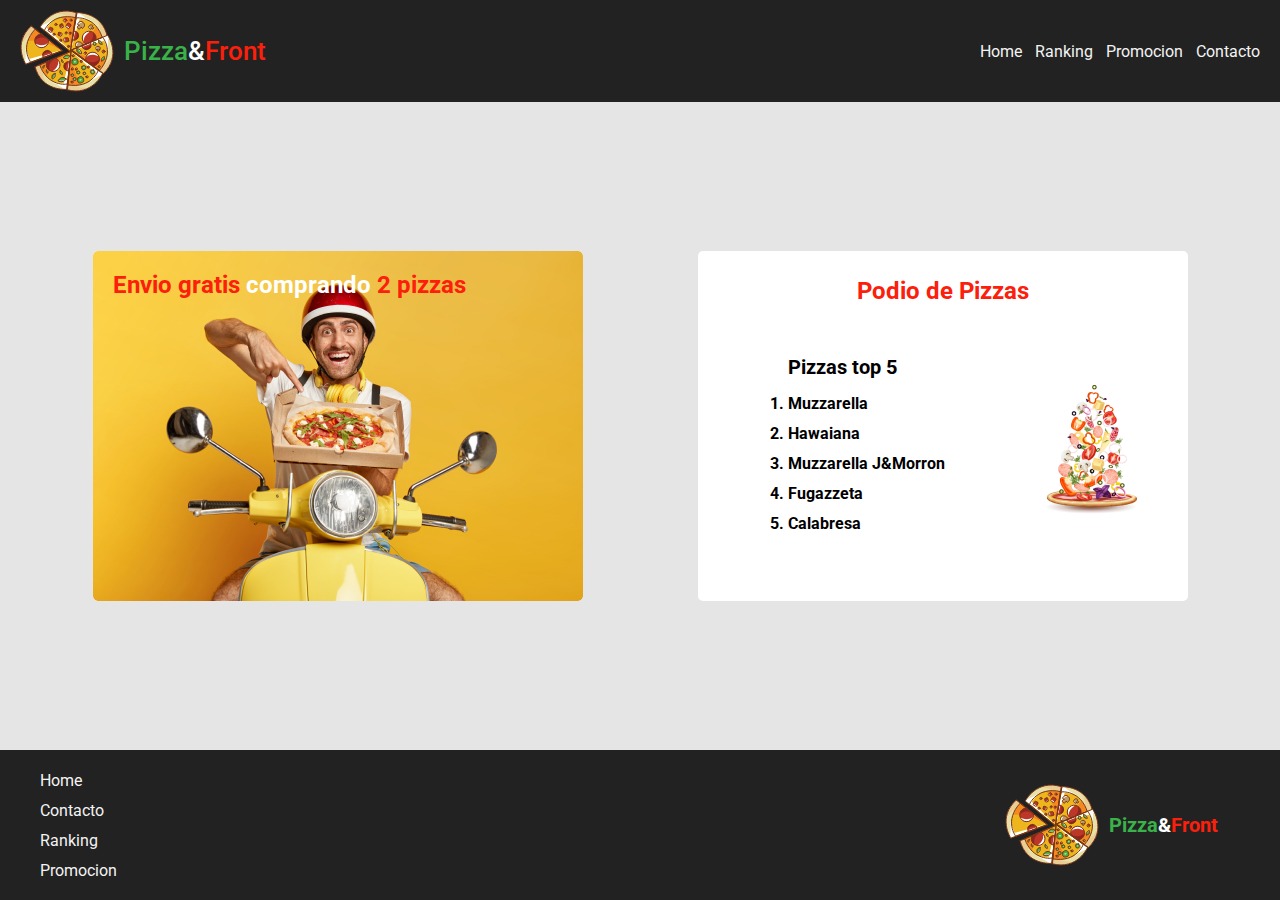
<file: Pizza/index.html>
<!DOCTYPE html>
<html lang="es">

<head>
    <meta charset="UTF-8">
    <meta http-equiv="X-UA-Compatible" content="IE=edge">
    <meta name="viewport" content="width=device-width, initial-scale=1.0">
    <link rel="stylesheet" href="./css/style.css">
    <title>Pizza</title>
</head>

<body>
    <header>
        <div class="logo">
            <img src="./img/VectorPizza.svg" alt="Pizza">
            <h1><span class="pizza-logo">Pizza</span>&<span class="front-logo">Front</span></h1>
        </div>
        <nav>
            <ul type=none>
                <li>Home</li>
                <li>Ranking</li>
                <li>Promocion</li>
                <li>Contacto</li>
            </ul>
        </nav>
    </header>
    <main>
        <section class="envio">
            <h2>Envio gratis <span> comprando</span> 2 pizzas</h2>
        </section>
        <section class="podio">
            <h2>Podio de Pizzas</h2>
            <div class="lista">
                <ol>Pizzas top 5
                    <li>Muzzarella</li>
                    <li>Hawaiana</li>
                    <li>Muzzarella J&Morron</li>
                    <li>Fugazzeta</li>
                    <li>Calabresa</li>
                </ol>
                <img src="./img/PizzaFalling.jpg" alt="pizza cayendo">
            </div>
        </section>
    </main>
    <footer>
        <ul type=none>
            <li>Home</li>
            <li>Contacto</li>
            <li>Ranking</li>
            <li>Promocion</li>
        </ul>
        <div class="logo">
            <img src="./img/VectorPizza.svg" alt="Pizza">
            <h2><span class="pizza-logo">Pizza</span>&<span class="front-logo">Front</span></h2>
        </div>
    </footer>
</body>
</html>
</file>
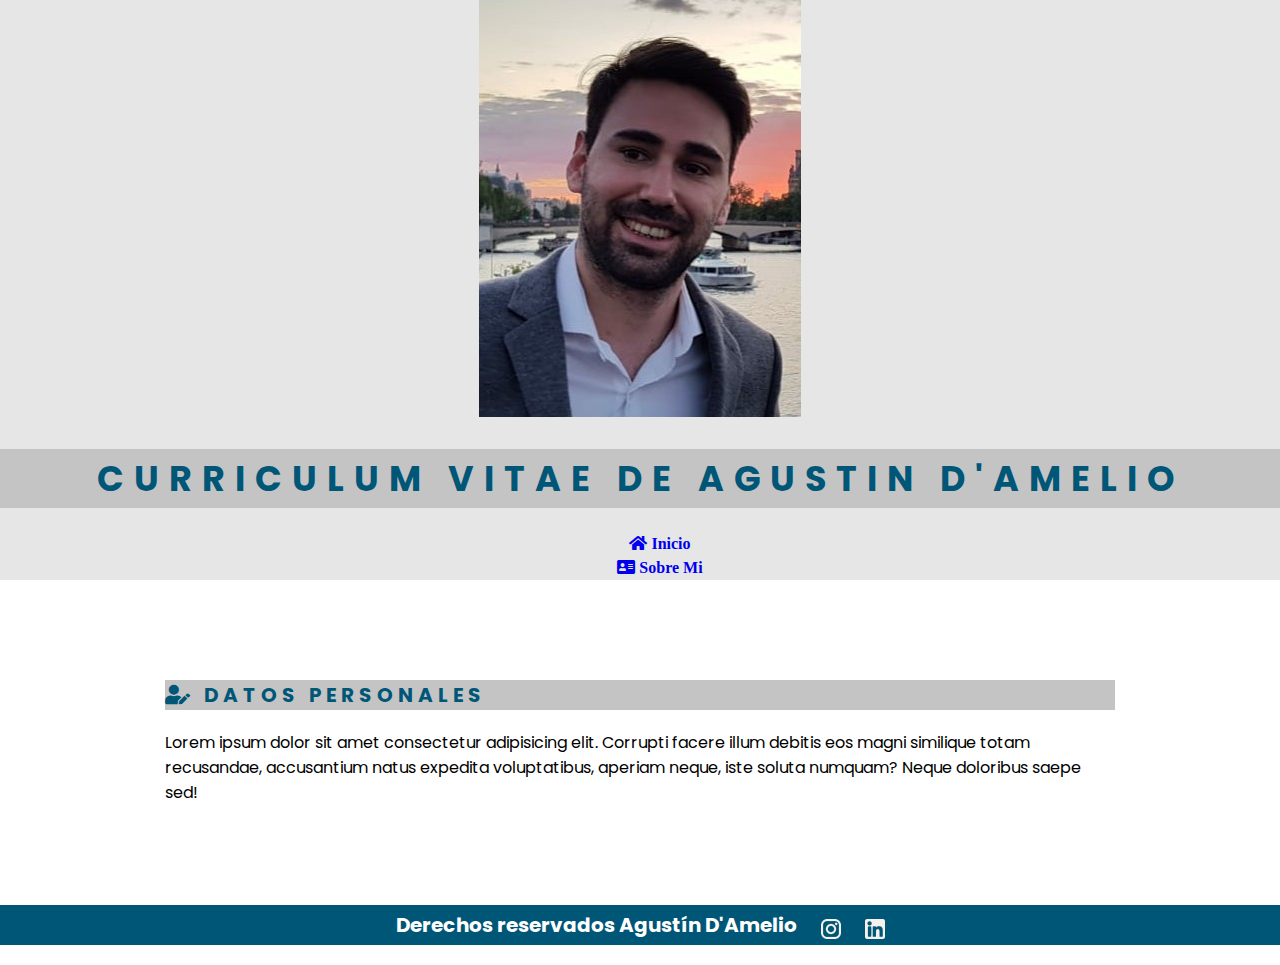
<file: CV Personal/sobremi.html>
<!DOCTYPE html>
<html lang="es">

<head>
    <meta charset="UTF-8">
    <meta http-equiv="X-UA-Compatible" content="IE=edge">
    <meta name="viewport" content="width=device-width, initial-scale=1.0">
    <link rel="stylesheet" href="./css/style.css">
    <link rel="stylesheet" href="https://cdnjs.cloudflare.com/ajax/libs/font-awesome/5.15.3/css/all.min.css">
    <title>Sobre Mi</title>
</head>

<body>
    <header>
        <section class="banner">
            <img src="./img/foto personal.jpeg" alt="Foto Personal">
            <h1>CURRICULUM VITAE DE AGUSTIN D'AMELIO</h1>
        </section>
        <nav>
            <ul type="none">
                <li>
                    <a href="./index.html"><i class="fas fa-home"> Inicio</i></a>
                </li>
                <li>
                    <a href="./sobremi.html"><i class="fas fa-address-card"> Sobre Mi</i></a>
                </li>
            </ul>
        </nav>
    </header>
    <main>

        <section class="sobre-mi">
            <h3><i class="fas fa-user-edit"></i> Datos Personales</h3>
            <p>
                Lorem ipsum dolor sit amet consectetur adipisicing elit. Corrupti facere illum debitis eos magni
                similique totam recusandae, accusantium natus expedita voluptatibus, aperiam neque, iste soluta numquam?
                Neque doloribus saepe sed!
            </p>
        </section>
    </main>
    <footer>
        <p>Derechos reservados Agustín D'Amelio
            <a href="https://www.instagram.com/agusdamelioc/" target="_blanck"><img src="./img/ico_instagram.png"
                    alt="logo instagram"></a>
            <a href="https://www.linkedin.com/in/bruce-wayne-52996558/" target="_blanck"><img
                    src="./img/ico_linkedin.png" alt="logo Linkedin"></a>
        </p>
    </footer>
</body>

</html>
</file>
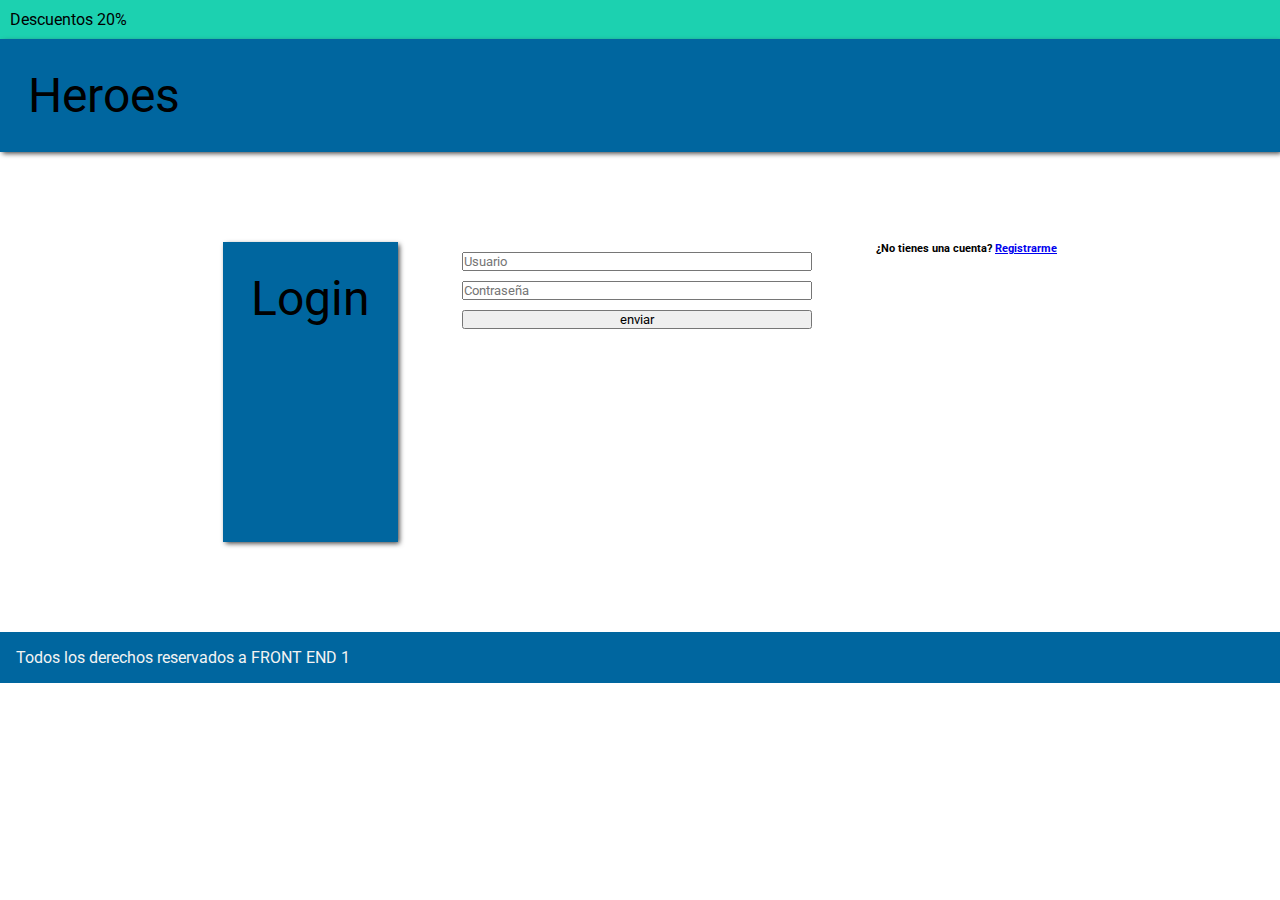
<file: Heroes/contacto.html>
<!DOCTYPE html>
<html lang="es">

<head>
    <meta charset="UTF-8">
    <meta http-equiv="X-UA-Compatible" content="IE=edge">
    <meta name="viewport" content="width=device-width, initial-scale=1.0">
    <link rel="stylesheet" href="https://cdnjs.cloudflare.com/ajax/libs/font-awesome/5.15.3/css/all.min.css">
    <link rel="stylesheet" href="css/style.css">
    <link rel="stylesheet" href="css/style-login.css">
    <title>Login Heroes</title>
</head>

<body>
    <section class="bar-discount">
        <h2>Descuentos 20%</h2>
    </section>
    <h1>Heroes</h1>
    <main>
        <h1>Login</h1>
        <form action="index.html">
            <input type="text" name="usuario" placeholder="Usuario">
            <input type="text" name="contrasenia" placeholder="Contraseña">
            <input type="submit" value="enviar">
        </form>
        <h6>¿No tienes una cuenta? <a href="registro.html">Registrarme</a></h6>
    </main>
    <footer>
        <h3>Todos los derechos reservados a FRONT END 1</h3>
    </footer>
</body>
</html>
</file>
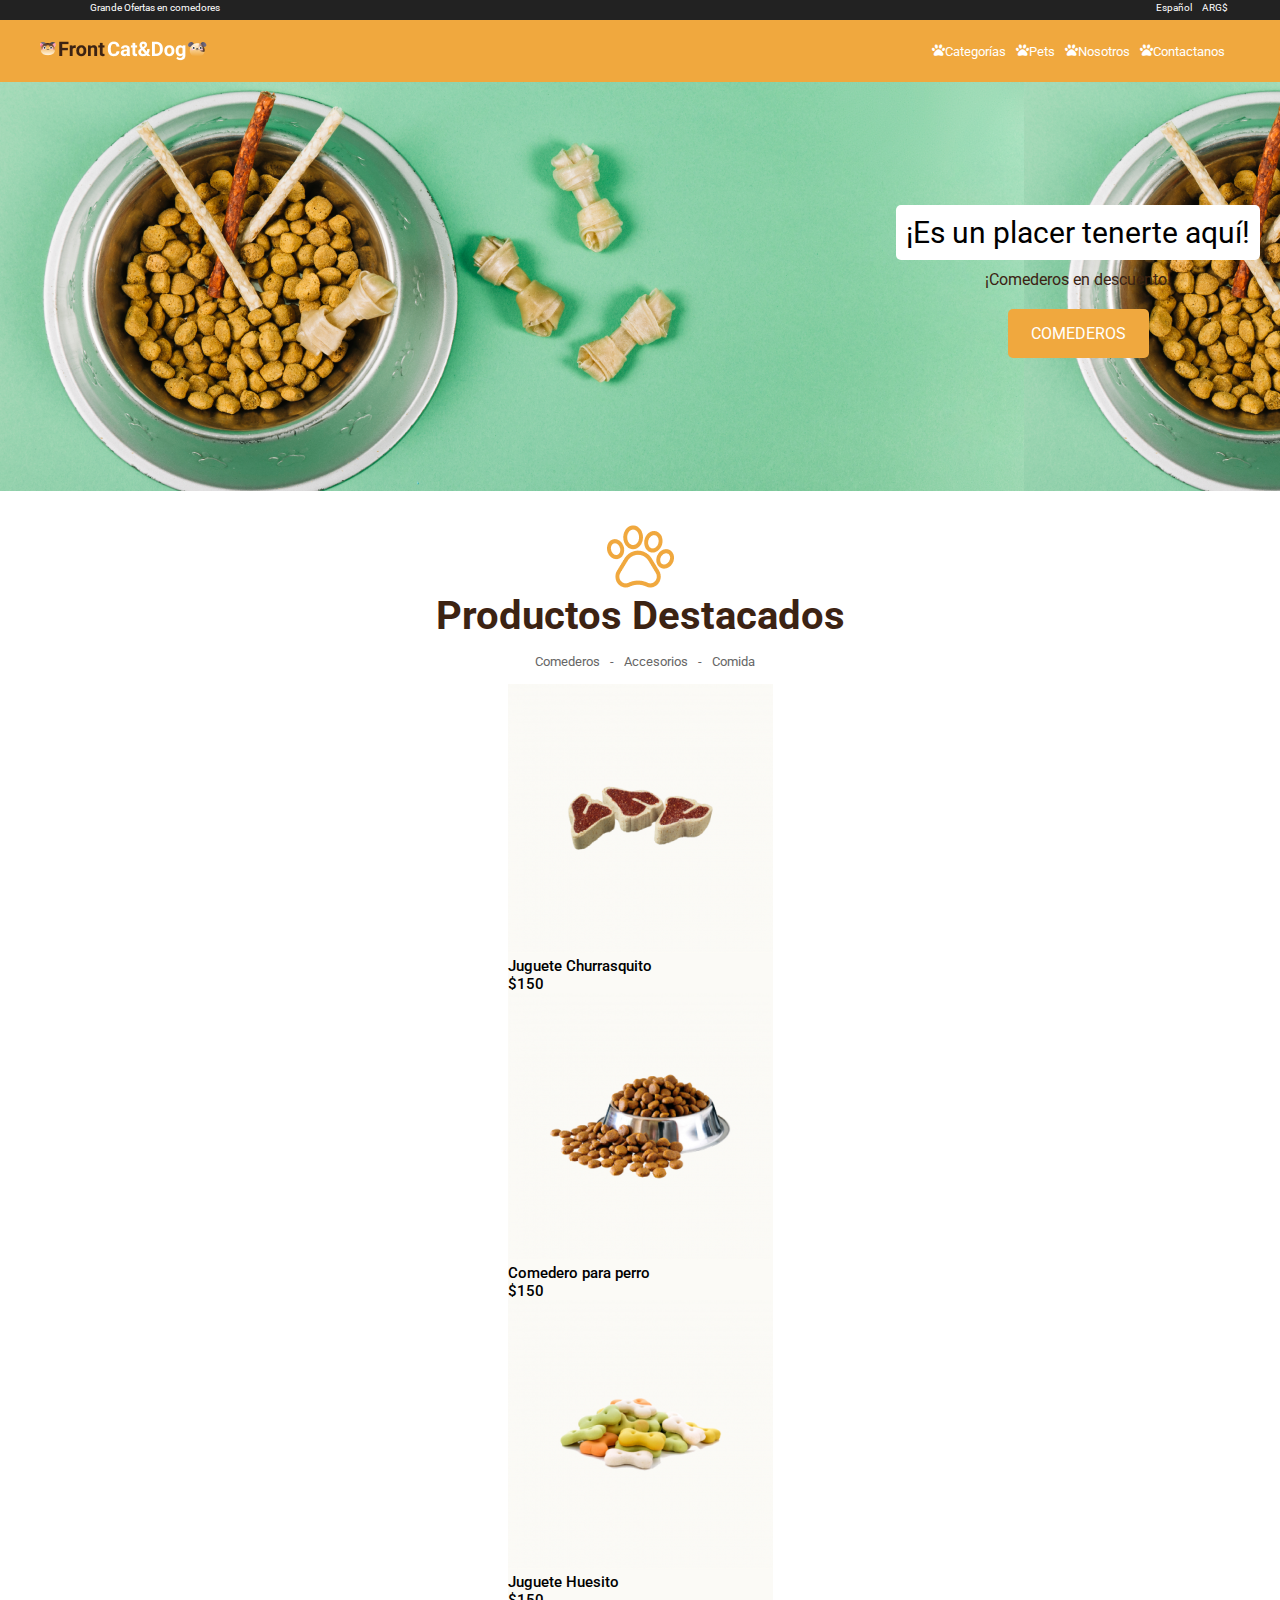
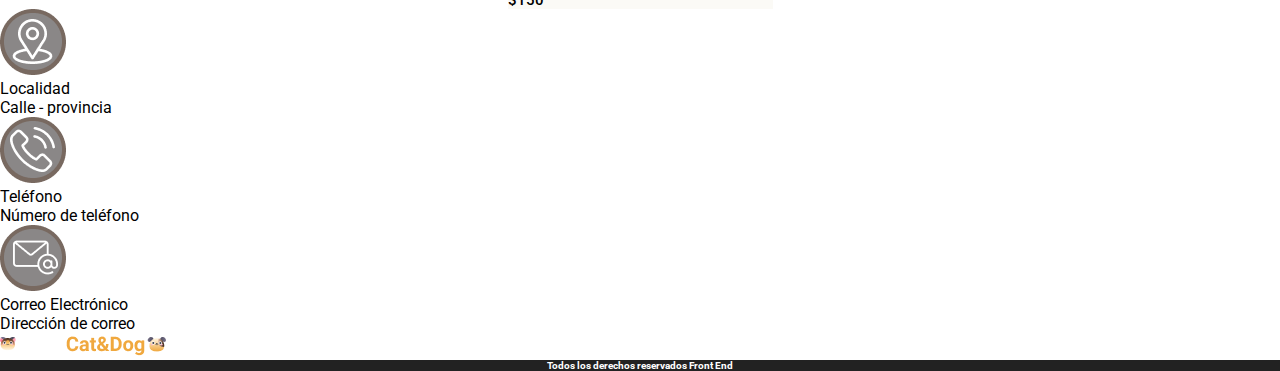
<file: PetShop/Petshop.html>
<!DOCTYPE html>
<html lang="es">

<head>
    <meta charset="UTF-8">
    <meta http-equiv="X-UA-Compatible" content="IE=edge">
    <meta name="viewport" content="width=device-width, initial-scale=1.0">
    <link rel="stylesheet" href="https://cdnjs.cloudflare.com/ajax/libs/font-awesome/5.15.3/css/all.min.css">
    <link rel="stylesheet" href="./css/style.css">
    <title>Pet Shop</title>
</head>

<body>
    <section id="barra-superior">
        <p>Grande Ofertas en comedores</p>
        <ul type="none">
            <li>Español</li>
            <li>ARG$</li>
        </ul>
    </section>
    <header>
        <section id="barra-menu-principal">
            <span class="logo"><img src="./img/Logocatanddog.png" alt="Logo"></span>
            <nav>
                <ul type="none">
                    <li><i class="fas fa-paw"></i> Categorías</li>
                    <li><i class="fas fa-paw"></i> Pets</li>
                    <li><i class="fas fa-paw"></i> Nosotros</li>
                    <li><i class="fas fa-paw"></i> Contactanos</li>
                </ul>
            </nav>
        </section>
    </header>
    <main>
        <section id="banner">
            <section>
                <h2>¡Es un placer tenerte aquí!</h2>
                <h5> ¡Comederos en descuento!</h5>
                <h3>COMEDEROS</h3>
            </section>
        </section>
        <section id="productos">
            <img class="huella" src="./img/pawprint 1.png" alt="Huella">
            <h1>Productos Destacados</h1>
            <nav>
                <ul type="none">
                    <li>Comederos</li>
                    <li>-</li>
                    <li>Accesorios</li>
                    <li>-</li>
                    <li>Comida</li>
                </ul>
            </nav>
            <section class="container-productos">
                <section class="producto1">
                    <span><img class="churrasquito" src="./img/churrasquito.png" alt="churrasquito"></span>
                    <span><p>Juguete Churrasquito</p></span>
                    <span><p>$150</p></span>
                </section>
                <section class="producto2">
                    <span><img class="comedero" src="./img/comedero.png" alt="comedero"></span>
                    <span><p>Comedero para perro</p></span>
                    <span><p>$150</p></span>
                </section>
                <section class="producto3">
                    <span><img class="huesito" src="./img/Huesito.png" alt="Huesito"></span>
                    <span><p>Juguete Huesito</p></span>
                    <span><p>$150</p></span>
                </section>
            </section>
        </section>
    </main>

    <footer>
        <section class="iconos-sociales">
            <div class="container-contactos">
                <div>
                    <img src="./img/icono-localidad.png" alt="localidad">
                    <p>Localidad</p>
                    <p>Calle - provincia</p>
                </div>
                <div>
                    <img src="./img/icono-telefono.png" alt="telefono">
                    <p>Teléfono</p>
                    <p>Número de teléfono</p>
                </div>
                <div>
                    <img src="./img/icono-correo.png" alt="correo">
                    <p>Correo Electrónico</p>
                    <p>Dirección de correo</p>
                </div>
            </div>
            <img src="./img/Logocatanddoginverso.png" alt="catanddog">
        </section>
        <h3>Todos los derechos reservados Front End</h3>
    </footer>
</body>

</html>
</file>
<file: Animaciones/css/style_base.css>
@import url('https://fonts.googleapis.com/css2?family=Roboto:wght@300&display=swap');

*{
    box-sizing: border-box;
    margin: 0;
    padding: 0;
}
:root{
    --primary-color: #000;
    --secondary-color:#f2f2f2;
    --decoration-color:#c79800;
   }

body{
    background:var(--secondary-color);
    font-family: 'Roboto';
    color:var(--primary-color);
    width: 100%;
  }

header{
    background-color:var(--primary-color);
    text-align: center;
    z-index: 100;
}
header .logo {
    margin-top: 20px;
    margin-left: 20px;
}

/** Menú principal */
nav ul {
    display: flex; 
    justify-content: center;
    list-style: none;
    /* padding: 0px;
    margin-left: 10px;          NO son necesarias porque usamos flex*/
}
nav ul li {
    margin: 20px;
}
nav ul li a{
    position:relative;
    margin:15px;
    font-size:25px;  
    color:var(--secondary-color);
    text-decoration: none;
}

nav ul li a::before{
    content:'';
    background-color: var(--decoration-color);
    position:absolute;
    bottom:-10px; 
    width: 4%;
    height: 4px;
    transition: 0.4s linear ;
}
nav ul li a:hover::before{
    /* ancho final */
    background: var(--decoration-color);
    width: 100%;
}

/* Barra redes */
.social {
	position: fixed; 
	left: 0; 
	top: calc(50% - 90px); /* Para que quede centrada le decimos que al 50% del alto le reste la mitad del alto de la barra: 16px de la letra + 10 padding-top + 10padding-bottom */
	z-index: 2000; 
}
.social ul {
	list-style: none;
}

.social ul li a {
    display: inline-block; /* porque le quiero agregar padding */
    color:var(--secondary-color);
    background: var(--primary-color);
    padding: 10px 15px;
    text-decoration: none;
    transition: padding .2s linear;
}

.social ul li .icon-facebook {background:#3b5998;} /* Establecemos los colores de cada red social, aprovechando su class */
.social ul li .icon-twitter {background: #00abf0;}
.social ul li .icon-instagram {background: #E4405F;}
.social ul li .icon-whatsapp {background: #25D366;}
.social ul li .icon-mail {background: #666666;}

.social ul li a:hover{
    background-color: #000;
    padding: 10px 30px;
}


  /* Contenido */
.container{
    width: 80%;
    margin: 5% auto;
}

.container p{
    margin-top: 10px;
    text-align: justify;
}
.container a{
    display: inline-block;
    background-color:var(--primary-color);
    color:var(--secondary-color);
    text-decoration: none;
    padding: 15px;
    margin-top: 15px;
}
.container a:hover{
    color:var(--decoration-color);
}

/* spinner| */
.spinner{
    width: 64px;
    height: 64px;
    position: fixed;
    top: calc(50% - 32px);
    left: calc(50% - 32px);
    border-radius: 50%;
    z-index: 2
}
.spinner {
    background-color: transparent;
    border-top: 10px solid rgb(188, 202, 66);
    border-right: 10px solid rgb(66,139,202);
    border-bottom: 10px solid rgb(202, 66, 129);
    border-left: 10px solid rgba(66,139,202,.2);
    animation: spinner-load 0.5s linear infinite;
}
/* keyframes
    crear la animación con la rotación desde el momento 0 y momento 100
 */

@keyframes spinner-load {
    0% { transform: rotate(0deg);}
    100% { transform: rotate(360deg);}
}
</file>
<file: CV Bruce Wayne/css/style.css>
header{
    text-align: center;

}

main{
    max-width: 600px;
    margin: 50px auto; 
}

footer{
    text-align: center;
}

dd{ margin-left: 80px ; }
</file>
<file: CV Personal/css/style.css>
/* A todo el body */

@import url('https://fonts.googleapis.com/css2?family=Poppins:ital,wght@0,300;0,500;1,200&display=swap');

body{
    font-family: 'Poppins', sans-serif;
    margin: 0;
}


/* A todo el header */
header{
    line-height: 1.7;
    text-align: center;
    background-color: #E6E6E6;
}

/* A todo el main */
main{
    max-width: 950px;
    margin: 100px auto;
}

h1,h3{
    color:#005677 ;
    background-color: #C4C4C4;
    text-transform: uppercase;
    font-weight: bold;
}

h1{
    font-size: 35px;
    letter-spacing: 10px;
}

h3{
    font-size: 20px;
    letter-spacing: 5px;
    line-height: 1.5;
}

ul .lista{
    font-style: italic;
    font-weight: bold;
}

ul{
    line-height: 1.5;
}

dt .lista{
    font-weight: bold;
}

dd{ 
    margin-left: 79px;
}

/* A todo el footer */
footer{
    text-align: center;
    background-color: #005677;
    color: #ffff;
    font-size: 20px;
    font-weight: bold;
    line-height: 40px;
}

footer a img{
    margin-left: 20px;
    vertical-align:text-bottom;
}
</file>
<file: Heroes/css/style.css>
@import url('https://fonts.googleapis.com/css2?family=Roboto&display=swap');

body{
    position: relative;
}

* {
    font-family: 'Roboto', sans-serif;
    margin: 0;
    padding: 0;
    box-sizing: border-box;
}

/* bar-discount */
.bar-discount h2{
    background-color:#1CD1B0;
    font-size: 1rem;
    font-weight: 400;
    padding: 10px;
}
.banner{
    position: sticky;
    top: 0;
    z-index: 100;
    box-shadow: 0.1rem 0.1rem 5px 0rem rgb(65, 65, 65);
}

h1{
    background-color:#00669F;
    font-weight: 400;
    font-size: 3rem;
    padding: 28px;
}

.banner nav ul{
    display: flex;
    justify-content: flex-end;
    gap: 1.4rem;
    padding: 10px 20px;

    font-size: 1rem;
    font-weight: 400;
    background-color: #001D2D;
}

.banner nav ul li a{
    text-decoration: none;
    color: #FFFFFF;
}

main{
    text-align: center;
    display: flex;
    flex-flow: row wrap;
    gap: 4rem;
    justify-content: center;
    margin: 10vh 2rem;
}

.batman1, 
.harley-quinn, 
.batman2,
.mujer-maravilla {
    width: 300px;
    position: relative;
    background-color: #F3F3F3;
    box-shadow: 0.5rem 0.5rem 1rem gray;
    border-top-left-radius: 5%;
    border-top-right-radius: 5%;
}

.mujer-maravilla div img{
    width: 300px;
    height: 217px;
}

.mujer-maravilla div~img {
    position: relative;
    top: -85px;
    height: 120px;
    border-radius: 100%;
}

.mujer-maravilla h2{
    margin-top: -75px;
}


main h2{
    font-size: 30px;
    font-weight: 400;
    margin: -50px auto 10px;
}

.perfil-batman,
.perfil-harley {
    position: relative;
    top: -65px;
    border-radius: 50%;
}

i{
    position: absolute;
    top: 15px;
    left: 15px;
    font-size: 25px;
    color:#CC2424;
}

p{
    padding-left: 16px;
    font-size: 16px;
    padding-right: 17px;
    margin-bottom: 37px;
    text-align: left;
}

h3{
    font-size: 15px;
    padding: 20px 10px;
    background-color: #00669F;
    margin: 19px 85px;
    color:#F3F3F3;
    font-weight: 400;
}

footer h3{
    font-size: 16px;
    padding: 16px;
    margin: 0;
    text-align: left;
    font-weight: 400;
}

.add-new {
    background-color: #00669F;
    color: white;
    text-decoration: none;
    font-weight: 400;
    font-size: 3rem;

    height: 4rem;
    width: 4rem;
    border-radius: 50%;
    text-align: center;

    position: fixed;
    top: 50%;
    right: 1%;
}

@media (max-width: 768px) {
    footer h3 {
        font-size: 0.9rem;
    }

    footer ::after {
        content:url(../img/Git.png);
        display: inline-block;
        padding-left: 100px;
        } 
    }

@media (max-width: 414px) {
    footer ::after{
        padding-left: 0px;
    }
}
</file>
<file: MasterDev/css/style.css>
h3 {
  font-size: 60px;
  font-family: Impact, Haettenschweiler, "Arial Narrow Bold", sans-serif;
}
/*# sourceMappingURL=style.css.map */
</file>
<file: Pizza/css/style.css>
@import url('https://fonts.googleapis.com/css2?family=Roboto:wght@400;500;700&display=swap');
* {
    font-family: 'Roboto', sans-serif;
}

body {
    margin: 0;
    padding: 0;
    box-sizing: border-box;
    display: flex;
    flex-direction: column;
    justify-content: space-between;
    height: 100vh;
    background-color: #E5E5E5;
}

header {
    display: flex;
    flex-direction: row;
    justify-content: space-between;
    align-items: center;
    background-color: #222222;
}

header .logo {
    display: flex;
    flex-direction: row;
    gap: 10px;
    align-items: center;
    padding: 10px 20px;
}

header h1{
    font-weight: 500;
    font-size: 26px;
    color: white;
}

.pizza-logo{
    color: #39B24A;
}

.front-logo{
    color: #FC200C;
}

header nav ul{
    display: flex;
    flex-direction: row;
    gap: 13px;
    padding-right: 20px;
    color: #F3F3F3;
    font-size: 16px;
}

main {
    display: flex;
    justify-content: space-around;
    padding: 35px;
}

.envio {
    background-image: url('../img/delivery.jpg');
    background-position: center;
    width: 490px;
    height: 350px;
    border-radius: 5px;
}

.envio h2 {
    padding: 20px;
    margin: 0;
    color: #FC200C;
}

.envio h2 span {
    color: white;
}

.podio{
    width: 490px;
    height: 350px;
    background-color: #FFFFFF;
    border-radius: 5px;
}

.podio h2 {
    color: #FC200C;
    padding-top: 26px;
    margin: 0;
    text-align: center;
}

.lista {
    display: flex;
    flex-direction: row;
    justify-content: space-around;
    margin-top: 30px;
}

.lista img {
    height: 129px;
    margin-top: 50px;
}

.lista ol {
    font-weight: 700;
    font-size: 20px;
}

.lista ol li {
    padding-top: 20px;
    line-height: 10px;
    font-size: 16px;
}

footer {
    display: flex;
    justify-content: space-between;
    background-color: #222222;
    height: 150px;
}

footer .logo {
    display: flex;
    flex-direction: row;
    gap: 10px;
    align-items: center;
    padding: 10px 20px;
}

footer div h2 {
    color: white;
    font-size: 20px;
    padding-right: 42px;
}

footer ul {
    line-height: 30px;
    font-size: 16px;
    color: #F3F3F3;
    font-weight: 400;
}
</file>
<file: Heroes/css/style-login.css>
@import url('https://fonts.googleapis.com/css2?family=Karla:wght@400;700&display=swap');

* {
    box-sizing: border-box;
    margin: 0px;
    padding: 0px;
}

h1 {
    box-shadow: 0.1rem 0.1rem 5px 0rem rgb(65, 65, 65);
}

main {
    font-family: 'Karla', sans-serif;
    height: 300px
}

div {
    margin: 0px 20%;
    display: flex;
    justify-content: flex-start;
    align-items: center;
    flex-flow: column nowrap;
}

form {
    display: flex;
    flex-flow: column nowrap;
}

form input {
    width: 350px;
    margin-top: 10px;
}

form input:nth-child(4) {
    margin-top: 20px;

}

form input:nth-child(4):hover {
    background-color: black;
    color: white;
}

p {
    color: #333333;
    font-size: 4.5rem;
    font-weight: 700;
}
</file>
<file: PetShop/css/style.css>
@import url('https://fonts.googleapis.com/css2?family=Roboto:wght@400;500;700&display=swap');
body{
    font-family: 'Roboto', sans-serif;
}

* {
    box-sizing: border-box;
    margin: 0;
    padding: 0;
}

/* header */
/* barra superior */
#barra-superior{
    background-color: #222222;
    color: white;
    height: 20px;
    font-weight: 400;
    font-size: 10px;
    padding-top: 2px;
    padding-left: 90px;
    padding-right: 52px;
    display: flex;
    justify-content: space-between;
}

#barra-superior ul{
    display:flex;
    gap: 10px;
}

/* barra menu principal */
#barra-menu-principal {
    background-color: #F0A83E;
    display: flex;
    justify-content: space-between;
    align-items: center;
    padding-left: 40px;
    padding-right: 40px;
    height: 62px;
}

nav ul {
    padding:15px;
    margin: 0;
    display: flex;

}

nav ul li{
    display: flex;
    padding-left: 10px;
    color: white;
    font-size: 13px;
}

/* main */
/* banner */
#banner{
    background-image: url('../img/Banner.png');
    height: 409px;
    display: flex;
    justify-content: center;
    flex-direction: column;
    align-items: flex-end;
}

#banner section {
    display: flex;
    justify-content: center;
    flex-direction: column;
    align-items: center;
    padding-right: 20px;
}

#banner h2{
    margin: 0;
    font-size: 30px;
    font-weight: 400;
    background-color: white;
    width: fit-content;
    padding: 10px;
    border-radius: 5px;
}

#banner h5{
    color: #3C2313;
    font-size: 16px;
    font-weight: 400;
    margin: 10px;
}

#banner h3{
    color: white;
    font-size: 16px;
    font-weight: 400;
    background-color: #F0A83E;
    width: fit-content;
    padding: 15px 23px;
    margin: 10px;
    border-radius: 5px;
}

/* productos destacados */
#productos {
    display: flex;
    justify-content: center;
    flex-direction: column;
    align-items: center;
}


#productos .huella{
    height: 71px;
    margin-top: 30px;
}

h1{
    font-size: 40px;
    font-weight: 700;
    margin: 0;
    color: #3C2313;
}

#productos nav ul li{
    color: #666666;
    position: relative;
    left: 0px;
}

#productos nav dl{
    background-color: #FBFAF6;
}

#productos nav dt{
    color: #3C2313;
    font-size: 15px;
    font-weight: 500;
}

.producto1, .producto2, .producto3{
    font-weight: 500;
    font-size: 15px;
    background-color: #FBFAF6;
}

.producto1 span:

/* footer */
footer .iconos-sociales{
    background-color: #3C2313;
    color:white;
    font-size: 20px;
    font-weight: 700;
}

.localidad + dd + dd, .telefono + dd + dd, .correo + dd +dd{
    color: #8A8787;
    font-size: 10px;
    font-weight: 700;
}

footer h3{
    background-color: #222222;
    color: white;
    font-size: 10px;
    font-weight: 700;
    margin: 0;
    text-align: center;
}
</file>
